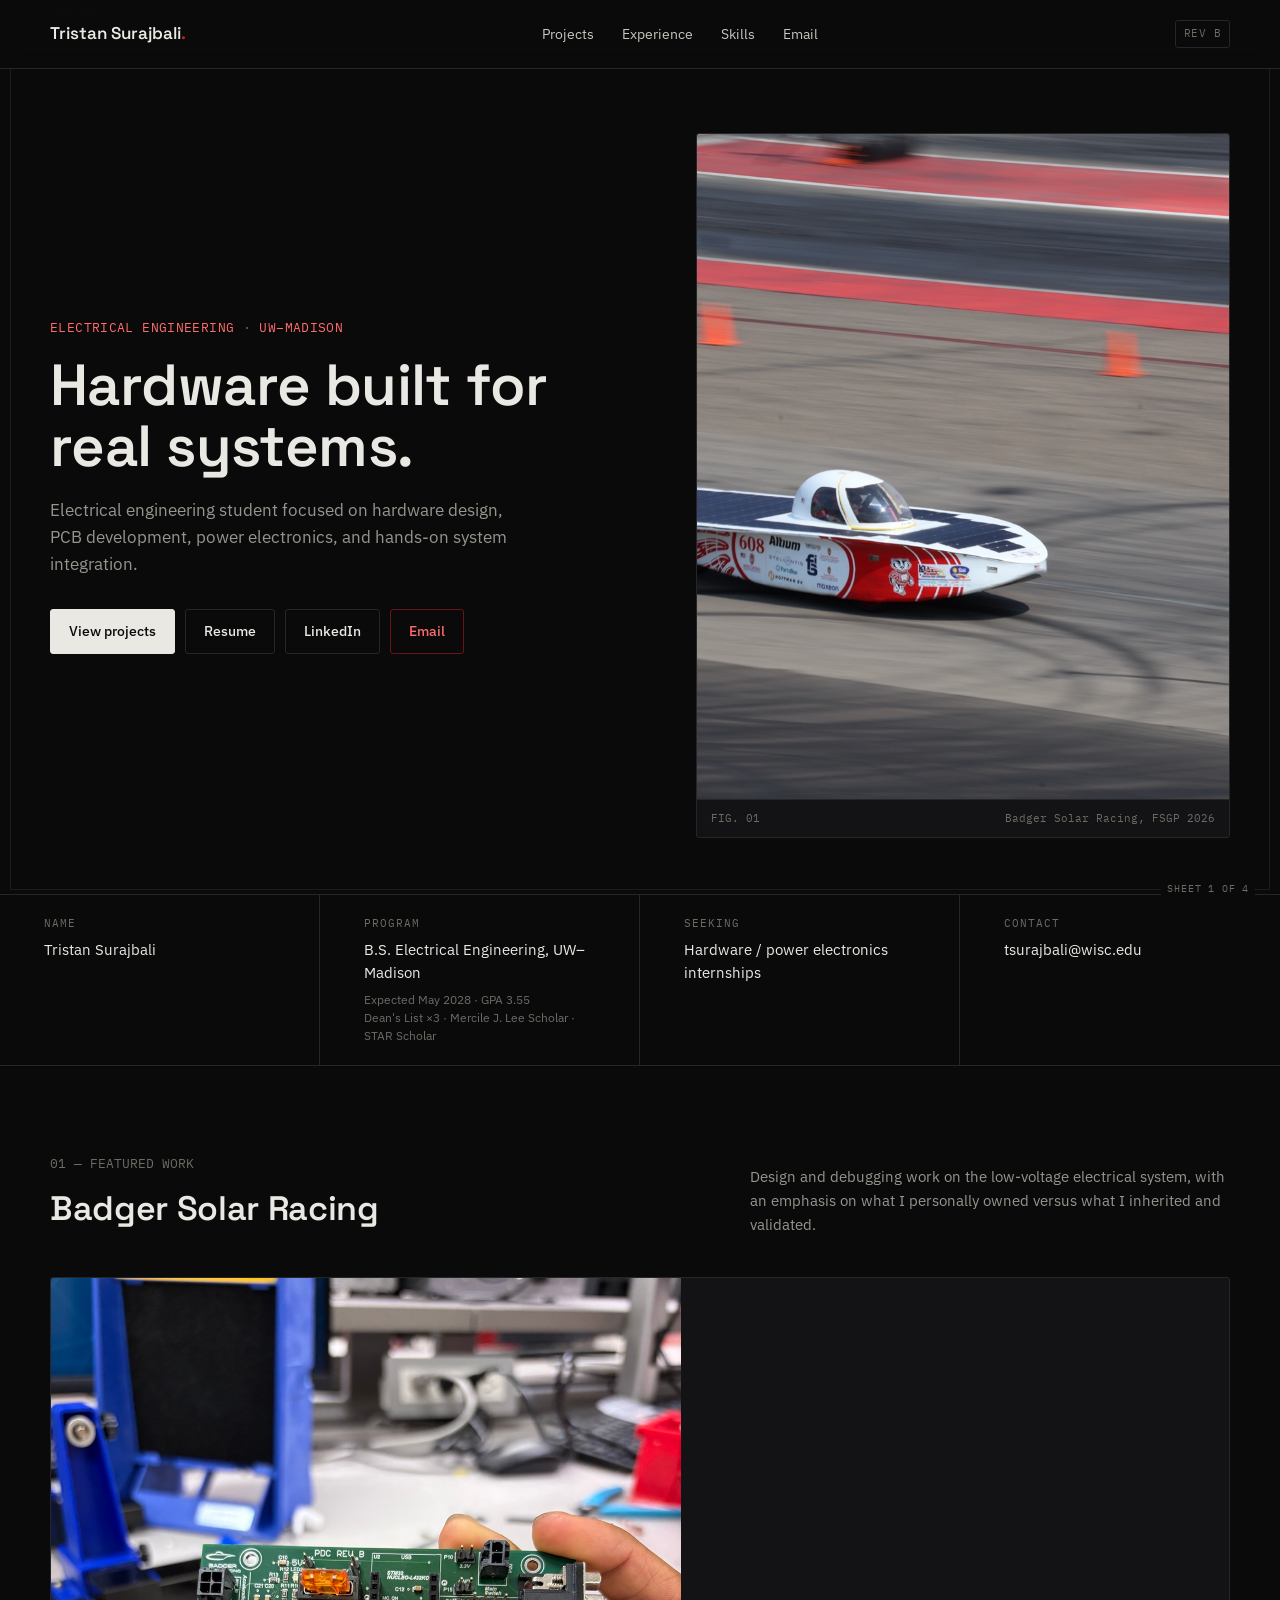
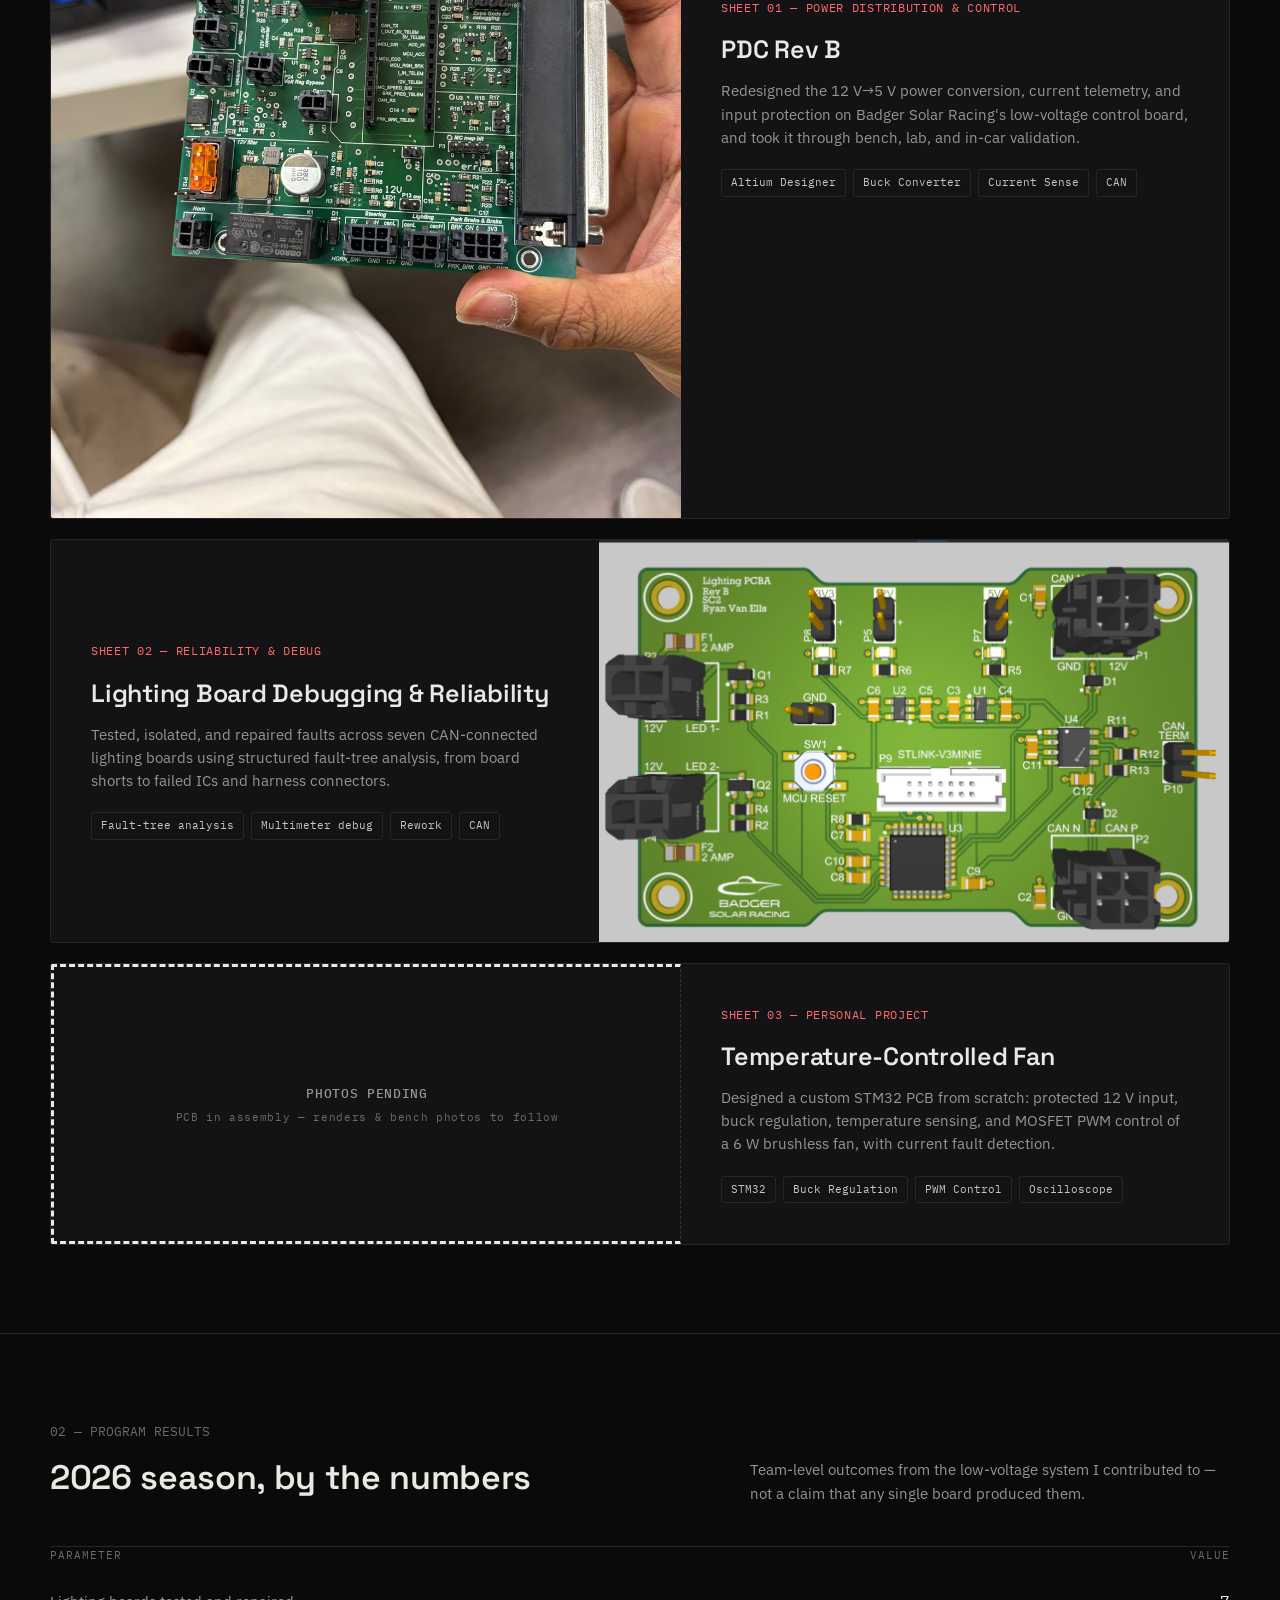
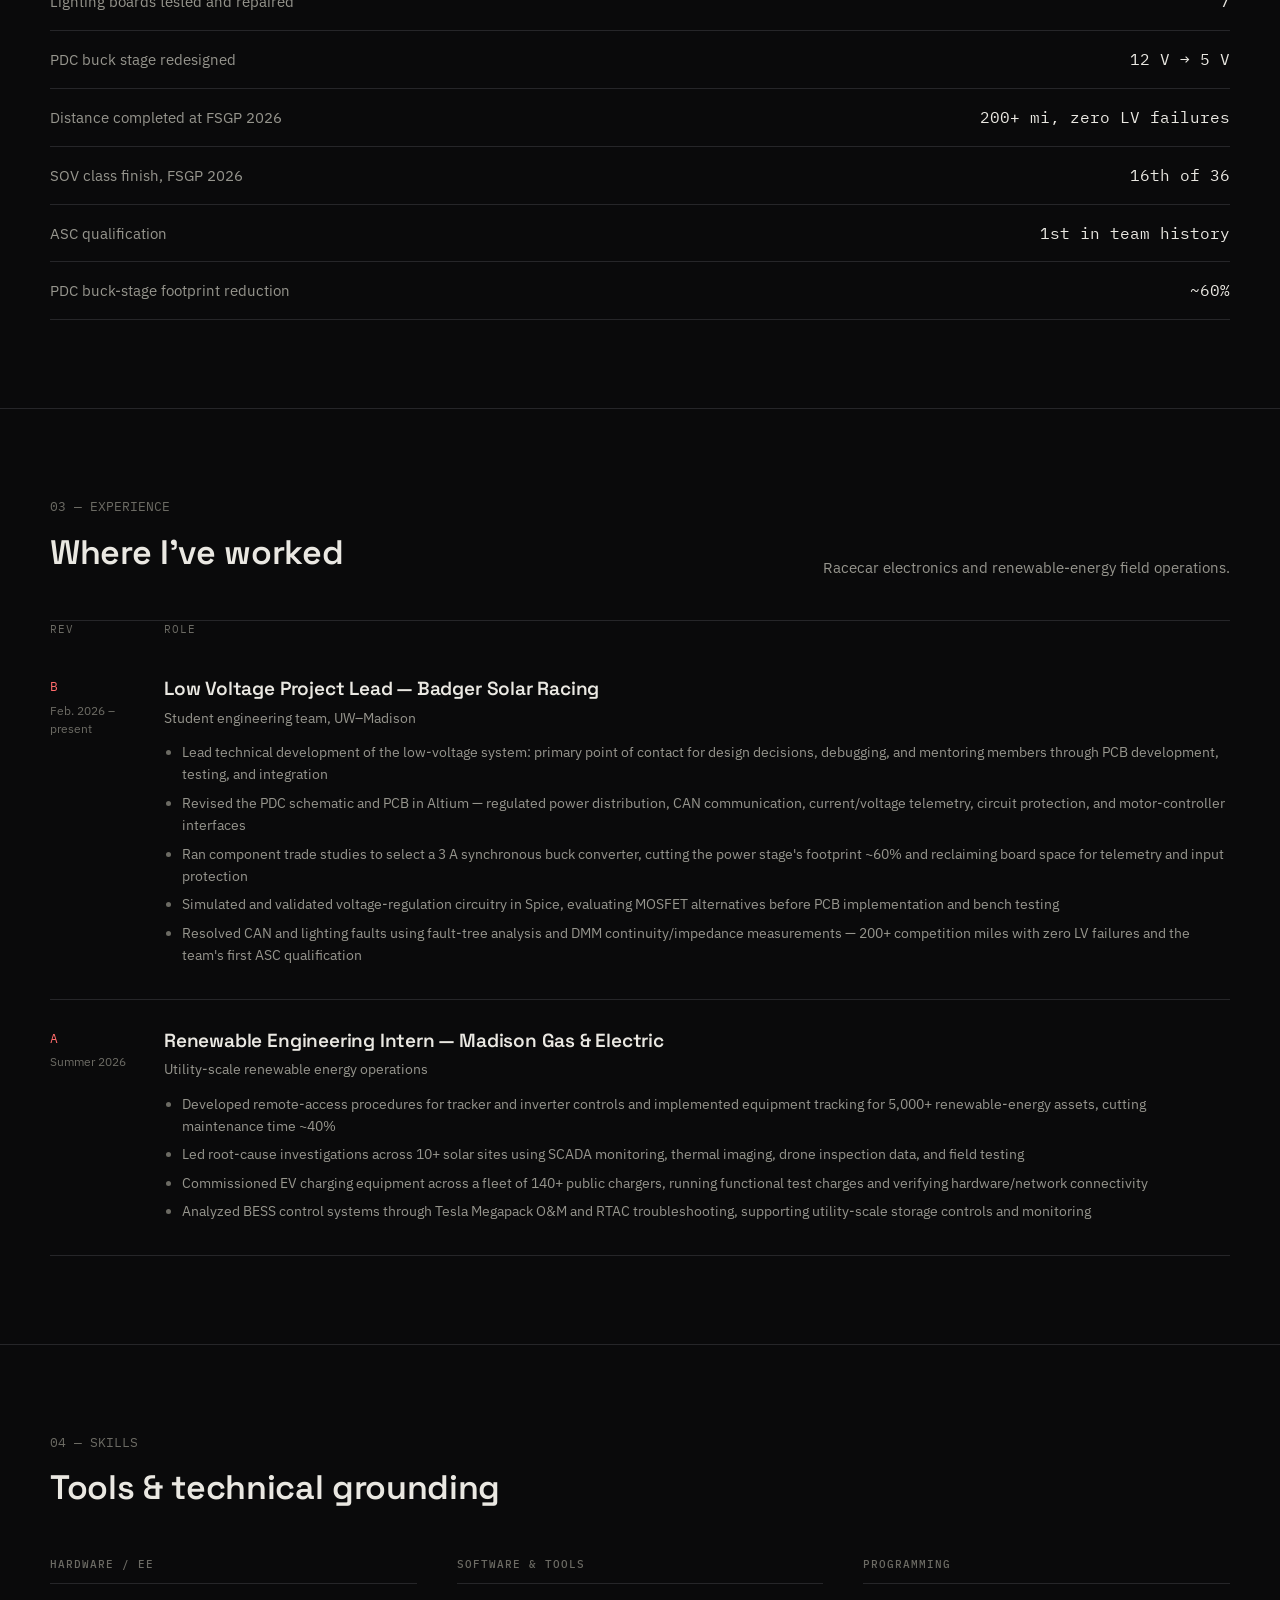
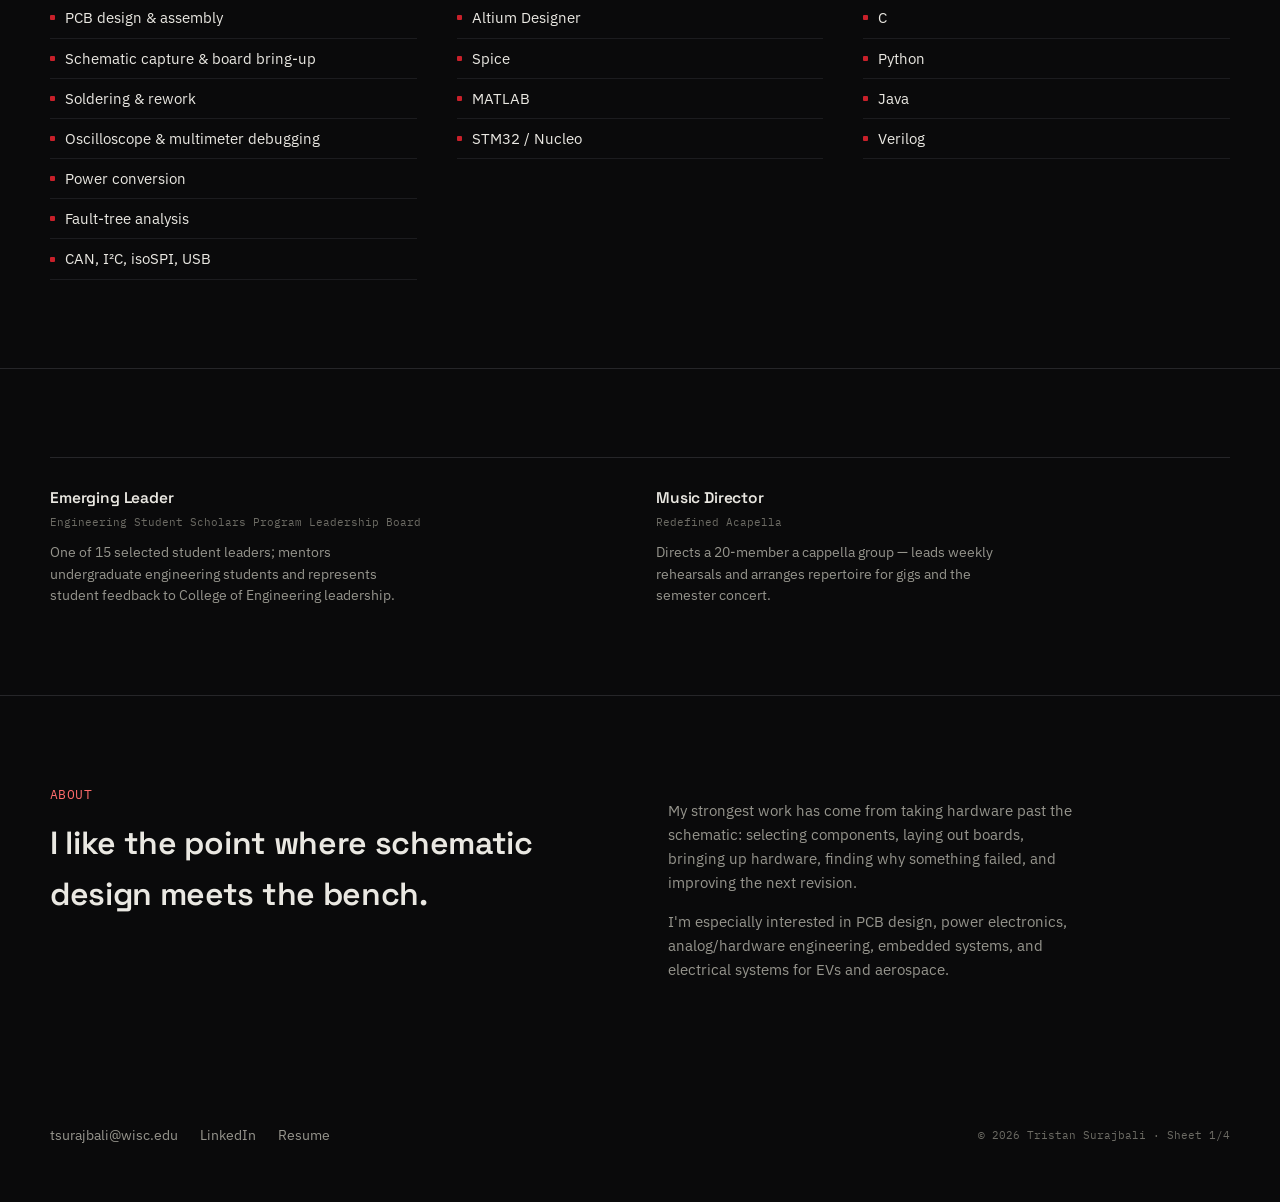
<file: index.html>
<!doctype html>
<html lang="en">
<head>
<meta charset="utf-8" />
<meta name="viewport" content="width=device-width,initial-scale=1" />
<meta name="description" content="Tristan Surajbali — electrical engineering student focused on PCB design, power electronics, and hardware debugging." />
<title>Tristan Surajbali | Electrical Engineering Portfolio</title>
<link rel="preconnect" href="https://fonts.googleapis.com">
<link rel="preconnect" href="https://fonts.gstatic.com" crossorigin>
<link href="https://fonts.googleapis.com/css2?family=Space+Grotesk:wght@500;600;700&family=IBM+Plex+Sans:wght@400;500;600&family=IBM+Plex+Mono:wght@400;500&display=swap" rel="stylesheet">
<link rel="stylesheet" href="styles.css" />
</head>
<body>
  <div class="sheet-frame"><span class="tick-tl">TS-PORTFOLIO</span><span class="tick-br">SHEET 1 OF 4</span></div>

  <nav class="nav">
    <div class="container nav-inner">
      <a class="brand" href="index.html">Tristan Surajbali<span class="dot">.</span></a>
      <div class="nav-links">
        <a href="#projects">Projects</a>
        <a href="#experience">Experience</a>
        <a href="#skills">Skills</a>
        <a href="mailto:tsurajbali@wisc.edu">Email</a>
      </div>
      <div class="nav-rev">REV&nbsp;B</div>
    </div>
  </nav>

  <header class="hero">
    <div class="container">
      <div class="hero-grid">
        <div>
          <div class="kicker">ELECTRICAL ENGINEERING <span>·</span> UW&ndash;MADISON</div>
          <h1>Hardware built for real systems.</h1>
          <p class="hero-lede">Electrical engineering student focused on hardware design, PCB development, power electronics, and hands-on system integration.</p>
          <div class="actions">
            <a class="btn primary" href="#projects">View projects</a>
            <a class="btn" href="Tristan Surajbali.pdf">Resume</a>
            <a class="btn" href="https://www.linkedin.com/in/tristan-surajbali/" target="_blank" rel="noopener">LinkedIn</a>
            <a class="btn accent" href="mailto:tsurajbali@wisc.edu">Email</a>
          </div>
        </div>
        <div class="figure-box">
          <img src="assets/solar-car-track.jpeg" alt="Badger Solar Racing car on track at competition" />
          <div class="figure-cap"><span>FIG. 01</span><span>Badger Solar Racing, FSGP 2026</span></div>
        </div>
      </div>
    </div>

    <div class="titleblock">
      <div class="tb-cell">
        <div class="tb-label">Name</div>
        <div class="tb-value">Tristan Surajbali</div>
      </div>
      <div class="tb-cell">
        <div class="tb-label">Program</div>
        <div class="tb-value">B.S. Electrical Engineering, UW&ndash;Madison
          <span class="tb-sub">Expected May 2028 &middot; GPA 3.55<br>Dean's List &times;3 &middot; Mercile J. Lee Scholar &middot; STAR Scholar</span>
        </div>
      </div>
      <div class="tb-cell">
        <div class="tb-label">Seeking</div>
        <div class="tb-value">Hardware / power electronics internships</div>
      </div>
      <div class="tb-cell">
        <div class="tb-label">Contact</div>
        <div class="tb-value"><a href="mailto:tsurajbali@wisc.edu">tsurajbali@wisc.edu</a></div>
      </div>
    </div>
  </header>

  <main>
    <section class="section" id="projects">
      <div class="container">
        <div class="section-head">
          <div>
            <div class="section-num mono">01 &mdash; FEATURED WORK</div>
            <h2 style="margin-top:8px;">Badger Solar Racing</h2>
          </div>
          <p>Design and debugging work on the low-voltage electrical system, with an emphasis on what I personally owned versus what I inherited and validated.</p>
        </div>

        <div class="project-list">
          <a class="project-tile" href="pdc.html">
            <div class="pt-media"><img src="assets/pdc-hand.jpeg" alt="PDC Rev B assembled PCB held in hand" /></div>
            <div class="pt-body">
              <div class="pt-sheet">SHEET 01 &mdash; POWER DISTRIBUTION &amp; CONTROL</div>
              <h3>PDC Rev B</h3>
              <p>Redesigned the 12&nbsp;V&rarr;5&nbsp;V power conversion, current telemetry, and input protection on Badger Solar Racing's low-voltage control board, and took it through bench, lab, and in-car validation.</p>
              <div class="pt-tags">
                <span class="chip">Altium Designer</span>
                <span class="chip">Buck Converter</span>
                <span class="chip">Current Sense</span>
                <span class="chip">CAN</span>
              </div>
            </div>
          </a>

          <a class="project-tile" href="lighting.html">
            <div class="pt-media"><img src="assets/lighting-3d.png" alt="Lighting control board 3D render" /></div>
            <div class="pt-body">
              <div class="pt-sheet">SHEET 02 &mdash; RELIABILITY &amp; DEBUG</div>
              <h3>Lighting Board Debugging &amp; Reliability</h3>
              <p>Tested, isolated, and repaired faults across seven CAN-connected lighting boards using structured fault-tree analysis, from board shorts to failed ICs and harness connectors.</p>
              <div class="pt-tags">
                <span class="chip">Fault-tree analysis</span>
                <span class="chip">Multimeter debug</span>
                <span class="chip">Rework</span>
                <span class="chip">CAN</span>
              </div>
            </div>
          </a>

          <a class="project-tile" href="fan.html">
            <div class="pt-media pending">
              <div class="pending-inner"><strong>PHOTOS PENDING</strong>PCB in assembly &mdash; renders &amp; bench photos to follow</div>
            </div>
            <div class="pt-body">
              <div class="pt-sheet">SHEET 03 &mdash; PERSONAL PROJECT</div>
              <h3>Temperature-Controlled Fan</h3>
              <p>Designed a custom STM32 PCB from scratch: protected 12&nbsp;V input, buck regulation, temperature sensing, and MOSFET PWM control of a 6&nbsp;W brushless fan, with current fault detection.</p>
              <div class="pt-tags">
                <span class="chip">STM32</span>
                <span class="chip">Buck Regulation</span>
                <span class="chip">PWM Control</span>
                <span class="chip">Oscilloscope</span>
              </div>
            </div>
          </a>
        </div>
      </div>
    </section>

    <section class="section compact">
      <div class="container">
        <div class="section-head">
          <div>
            <div class="section-num mono">02 &mdash; PROGRAM RESULTS</div>
            <h2 style="margin-top:8px;">2026 season, by the numbers</h2>
          </div>
          <p>Team-level outcomes from the low-voltage system I contributed to &mdash; not a claim that any single board produced them.</p>
        </div>
        <div class="spec-table">
          <div class="spec-head"><span>Parameter</span><span>Value</span></div>
          <div class="spec-row"><span class="param">Lighting boards tested and repaired</span><span class="val">7</span></div>
          <div class="spec-row"><span class="param">PDC buck stage redesigned</span><span class="val">12&nbsp;V &rarr; 5&nbsp;V</span></div>
          <div class="spec-row"><span class="param">Distance completed at FSGP 2026</span><span class="val">200+ mi, zero LV failures</span></div>
          <div class="spec-row"><span class="param">SOV class finish, FSGP 2026</span><span class="val">16th of 36</span></div>
          <div class="spec-row"><span class="param">ASC qualification</span><span class="val">1st in team history</span></div>
          <div class="spec-row"><span class="param">PDC buck-stage footprint reduction</span><span class="val">~60%</span></div>
        </div>
      </div>
    </section>

    <section class="section" id="experience">
      <div class="container">
        <div class="section-head">
          <div>
            <div class="section-num mono">03 &mdash; EXPERIENCE</div>
            <h2 style="margin-top:8px;">Where I've worked</h2>
          </div>
          <p>Racecar electronics and renewable-energy field operations.</p>
        </div>

        <div class="rev-log">
          <div class="rev-head"><span>Rev</span><span>Role</span></div>

          <div class="rev-row">
            <div>
              <div class="rev-tag">B</div>
              <span class="rev-when">Feb. 2026 &ndash; present</span>
            </div>
            <div>
              <h3>Low Voltage Project Lead &mdash; Badger Solar Racing</h3>
              <div class="rev-org">Student engineering team, UW&ndash;Madison</div>
              <ul>
                <li>Lead technical development of the low-voltage system: primary point of contact for design decisions, debugging, and mentoring members through PCB development, testing, and integration</li>
                <li>Revised the PDC schematic and PCB in Altium &mdash; regulated power distribution, CAN communication, current/voltage telemetry, circuit protection, and motor-controller interfaces</li>
                <li>Ran component trade studies to select a 3&nbsp;A synchronous buck converter, cutting the power stage's footprint ~60% and reclaiming board space for telemetry and input protection</li>
                <li>Simulated and validated voltage-regulation circuitry in Spice, evaluating MOSFET alternatives before PCB implementation and bench testing</li>
                <li>Resolved CAN and lighting faults using fault-tree analysis and DMM continuity/impedance measurements &mdash; 200+ competition miles with zero LV failures and the team's first ASC qualification</li>
              </ul>
            </div>
          </div>

          <div class="rev-row">
            <div>
              <div class="rev-tag">A</div>
              <span class="rev-when">Summer 2026</span>
            </div>
            <div>
              <h3>Renewable Engineering Intern &mdash; Madison Gas &amp; Electric</h3>
              <div class="rev-org">Utility-scale renewable energy operations</div>
              <ul>
                <li>Developed remote-access procedures for tracker and inverter controls and implemented equipment tracking for 5,000+ renewable-energy assets, cutting maintenance time ~40%</li>
                <li>Led root-cause investigations across 10+ solar sites using SCADA monitoring, thermal imaging, drone inspection data, and field testing</li>
                <li>Commissioned EV charging equipment across a fleet of 140+ public chargers, running functional test charges and verifying hardware/network connectivity</li>
                <li>Analyzed BESS control systems through Tesla Megapack O&amp;M and RTAC troubleshooting, supporting utility-scale storage controls and monitoring</li>
              </ul>
            </div>
          </div>
        </div>
      </div>
    </section>

    <section class="section compact" id="skills">
      <div class="container">
        <div class="section-head">
          <div>
            <div class="section-num mono">04 &mdash; SKILLS</div>
            <h2 style="margin-top:8px;">Tools &amp; technical grounding</h2>
          </div>
        </div>
        <div class="skills-grid">
          <div class="skill-group">
            <h3>Hardware / EE</h3>
            <ul>
              <li>PCB design &amp; assembly</li>
              <li>Schematic capture &amp; board bring-up</li>
              <li>Soldering &amp; rework</li>
              <li>Oscilloscope &amp; multimeter debugging</li>
              <li>Power conversion</li>
              <li>Fault-tree analysis</li>
              <li>CAN, I&sup2;C, isoSPI, USB</li>
            </ul>
          </div>
          <div class="skill-group">
            <h3>Software &amp; Tools</h3>
            <ul>
              <li>Altium Designer</li>
              <li>Spice</li>
              <li>MATLAB</li>
              <li>STM32 / Nucleo</li>
            </ul>
          </div>
          <div class="skill-group">
            <h3>Programming</h3>
            <ul>
              <li>C</li>
              <li>Python</li>
              <li>Java</li>
              <li>Verilog</li>
            </ul>
          </div>
        </div>
      </div>
    </section>

    <section class="section compact">
      <div class="container">
        <div class="leadership-grid">
          <div class="leadership-item">
            <h3>Emerging Leader</h3>
            <div class="l-org mono">Engineering Student Scholars Program Leadership Board</div>
            <p>One of 15 selected student leaders; mentors undergraduate engineering students and represents student feedback to College of Engineering leadership.</p>
          </div>
          <div class="leadership-item">
            <h3>Music Director</h3>
            <div class="l-org mono">Redefined Acapella</div>
            <p>Directs a 20-member a cappella group &mdash; leads weekly rehearsals and arranges repertoire for gigs and the semester concert.</p>
          </div>
        </div>
      </div>
    </section>

    <section class="section compact">
      <div class="container two-col">
        <div class="copy">
          <div class="kicker" style="margin-bottom:14px;">ABOUT</div>
          <h2>I like the point where schematic design meets the bench.</h2>
        </div>
        <div class="copy">
          <p>My strongest work has come from taking hardware past the schematic: selecting components, laying out boards, bringing up hardware, finding why something failed, and improving the next revision.</p>
          <p>I'm especially interested in PCB design, power electronics, analog/hardware engineering, embedded systems, and electrical systems for EVs and aerospace.</p>
        </div>
      </div>
    </section>
  </main>

  <footer class="footer">
    <div class="container footer-inner">
      <div class="footer-links">
        <a href="mailto:tsurajbali@wisc.edu">tsurajbali@wisc.edu</a>
        <a href="https://www.linkedin.com/in/tristan-surajbali/" target="_blank" rel="noopener">LinkedIn</a>
        <a href="resume.pdf">Resume</a>
      </div>
      <div class="footer-meta">&copy; 2026 Tristan Surajbali &middot; Sheet 1/4</div>
    </div>
  </footer>
</body>
</html>
</file>
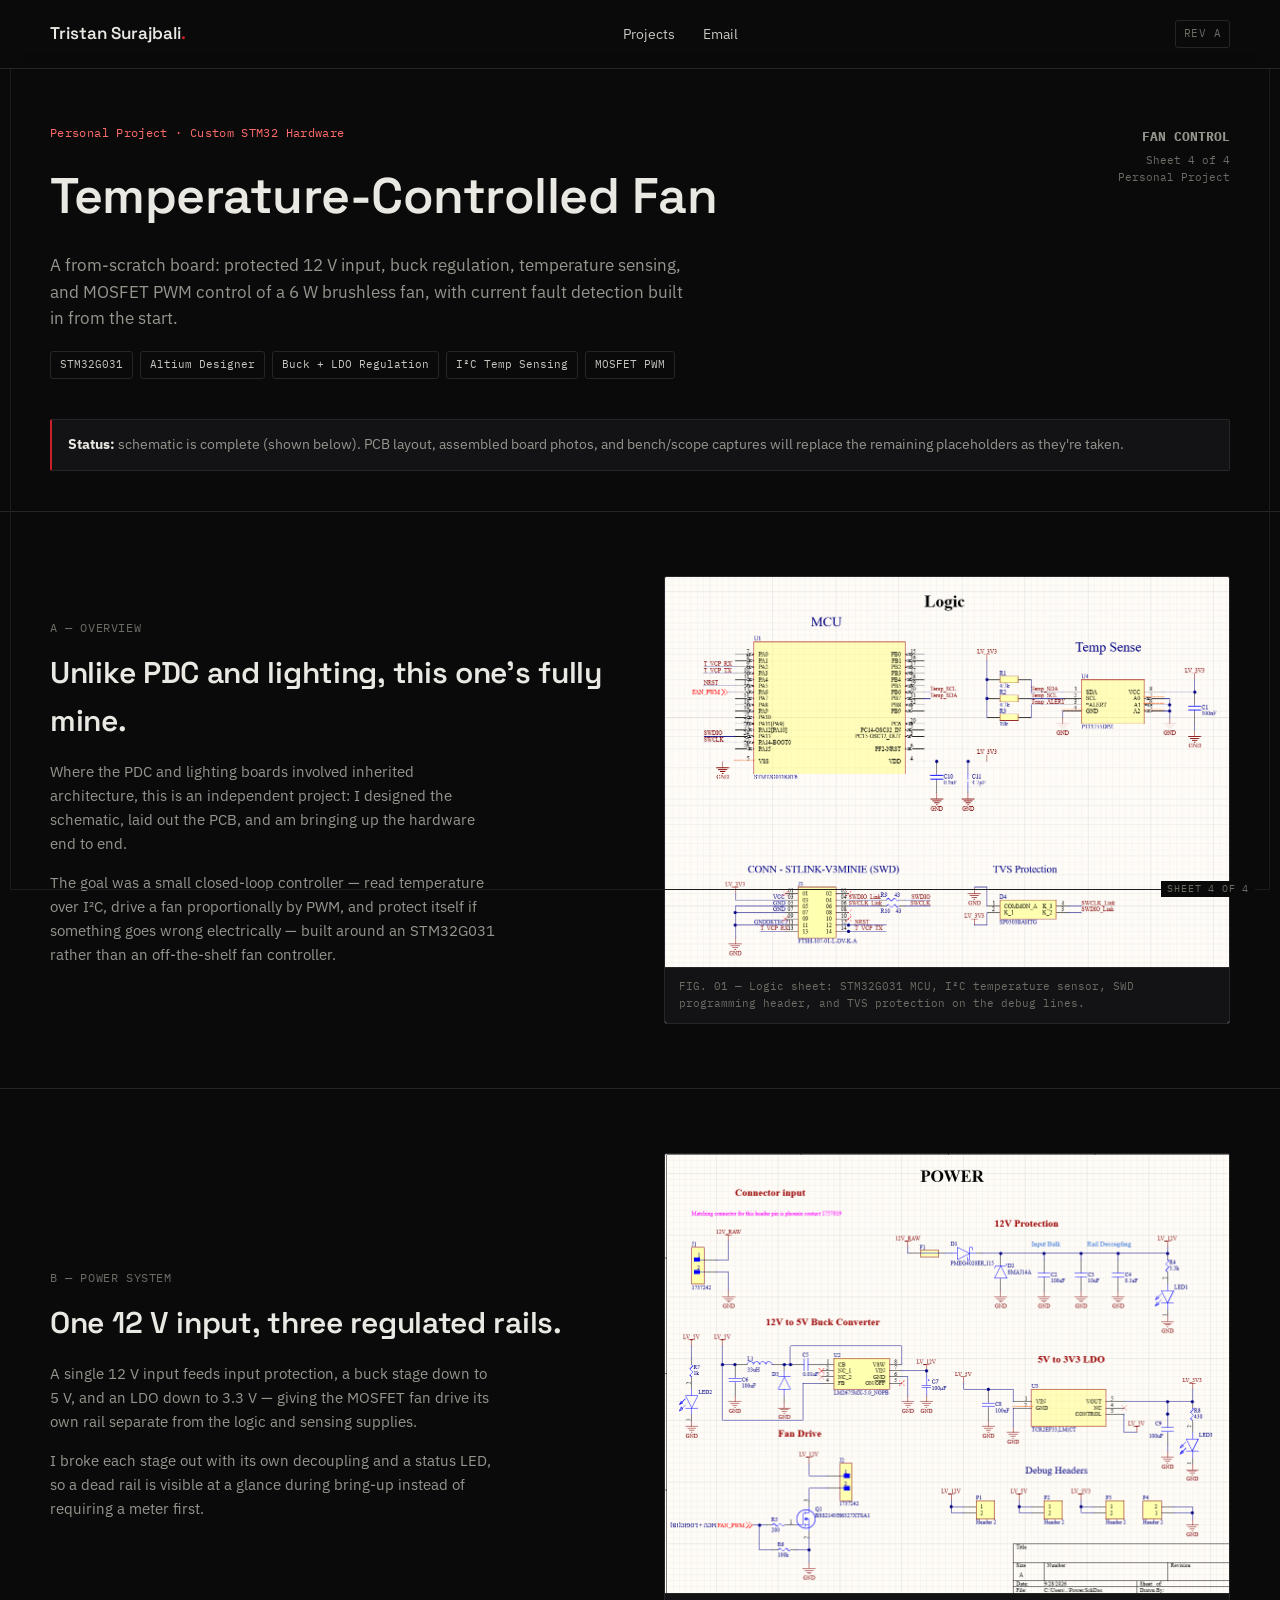
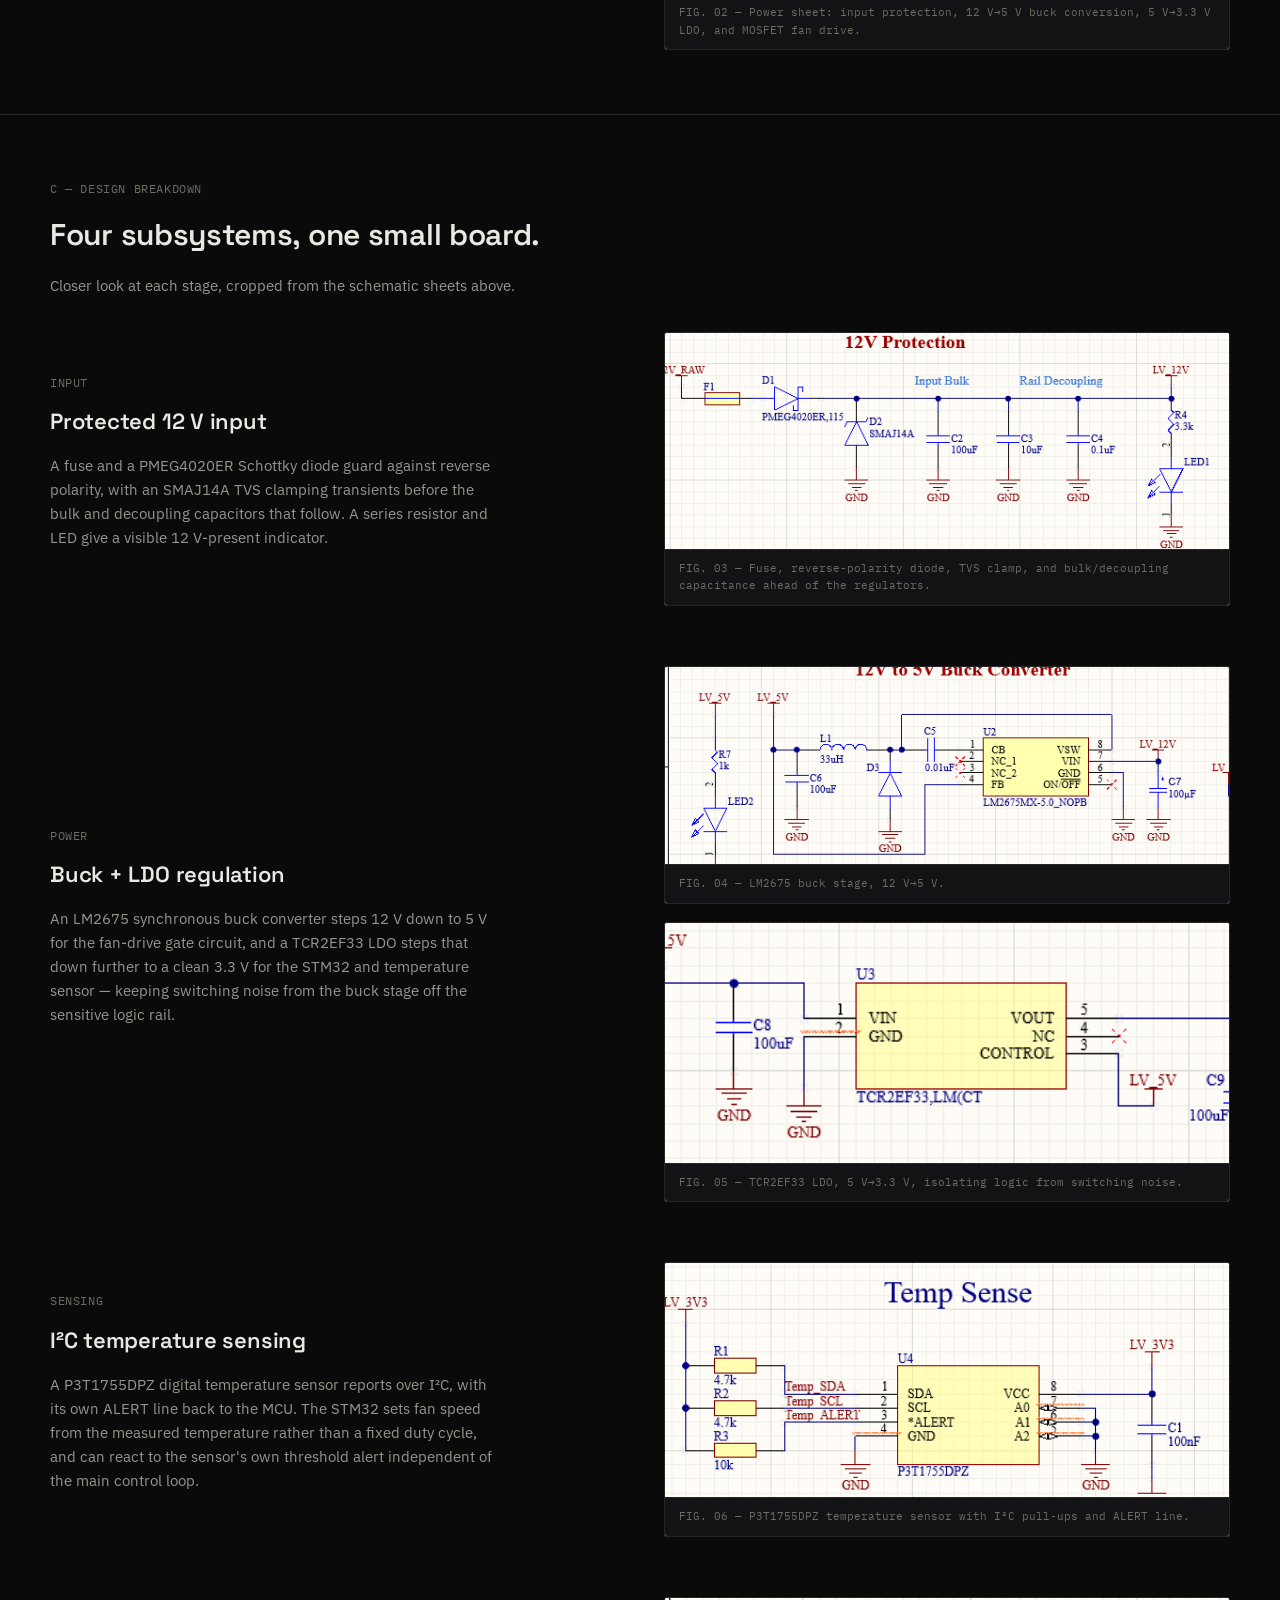
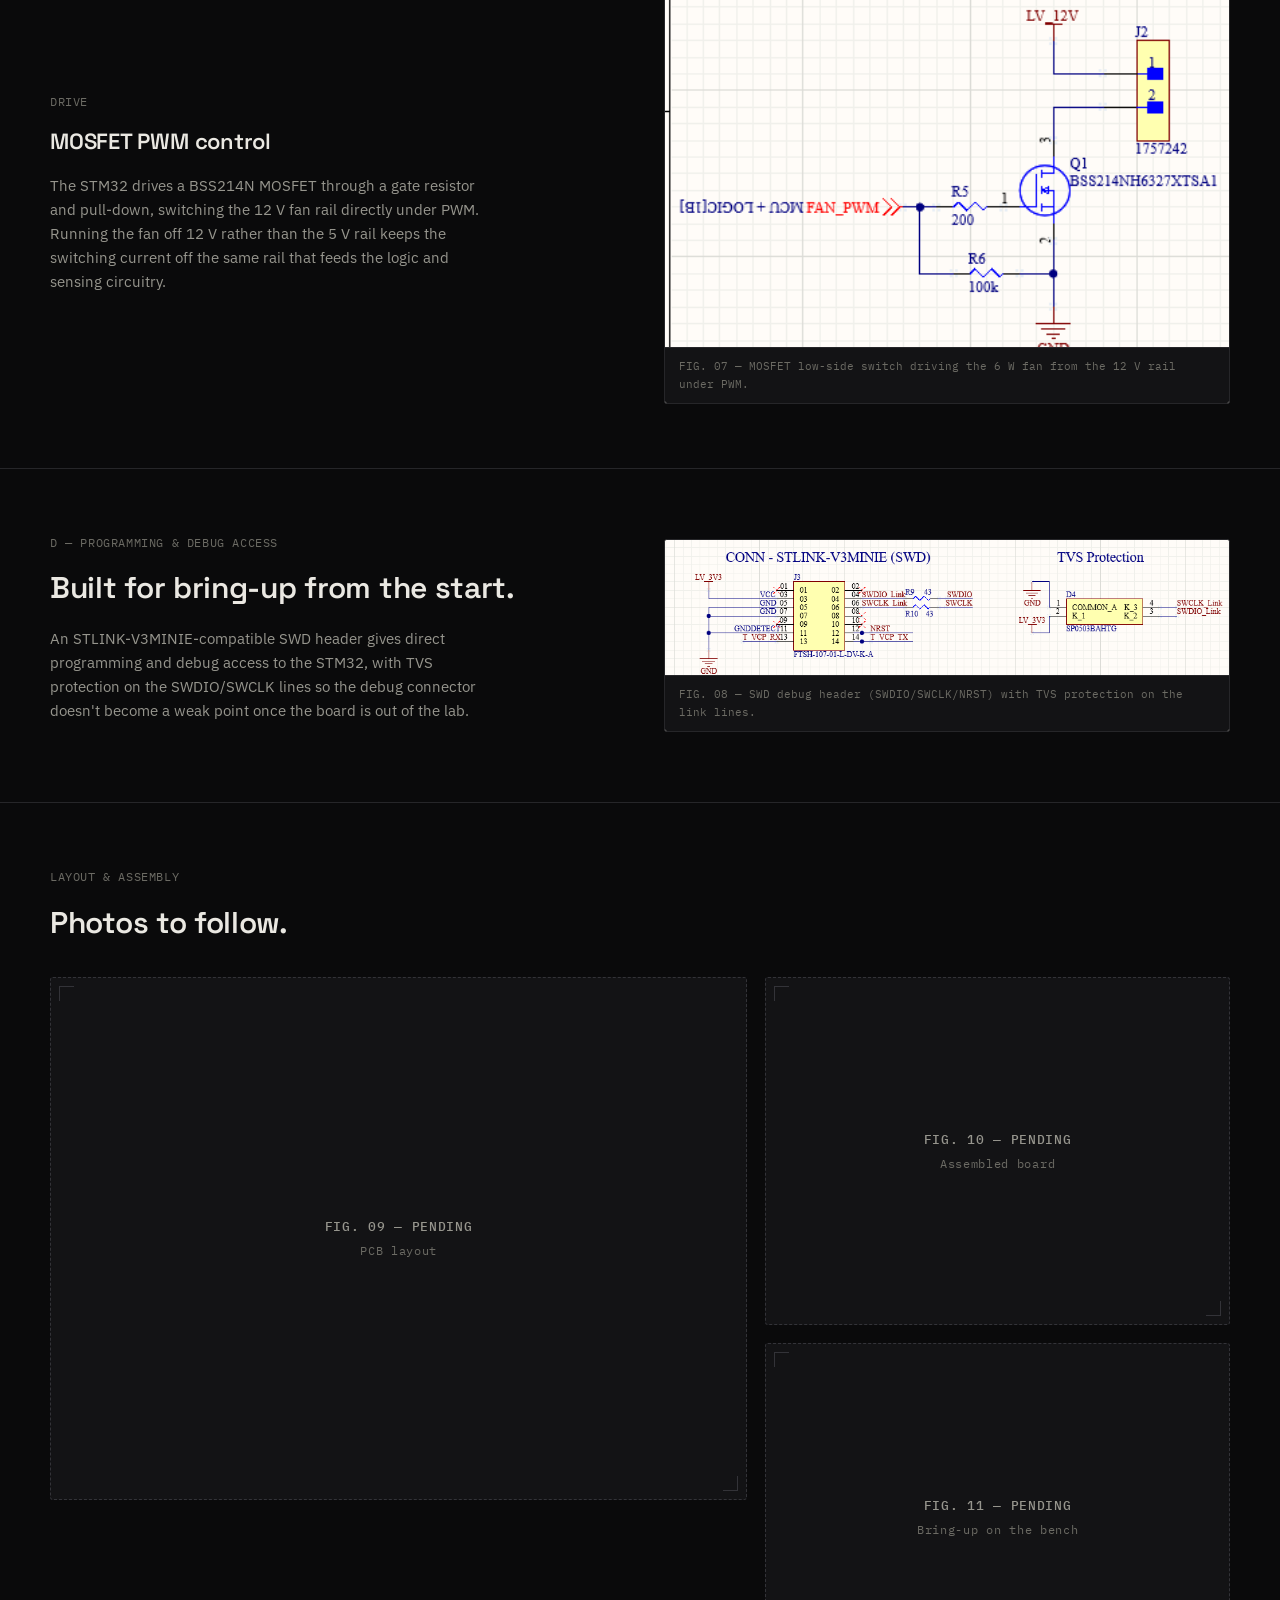
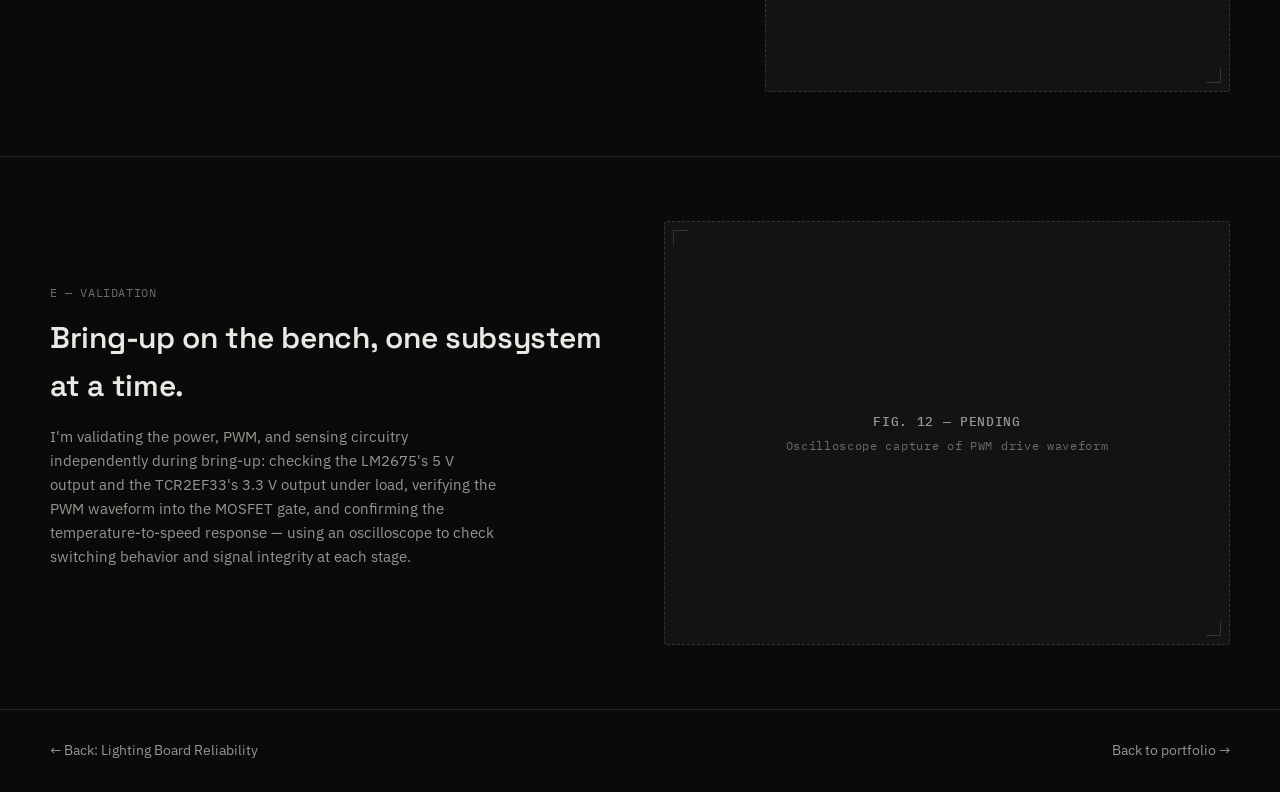
<file: fan.html>
<!doctype html>
<html lang="en">
<head>
<meta charset="utf-8" />
<meta name="viewport" content="width=device-width,initial-scale=1" />
<meta name="description" content="Temperature-Controlled Fan — custom STM32 hardware project by Tristan Surajbali." />
<title>Temperature-Controlled Fan | Tristan Surajbali</title>
<link rel="preconnect" href="https://fonts.googleapis.com">
<link rel="preconnect" href="https://fonts.gstatic.com" crossorigin>
<link href="https://fonts.googleapis.com/css2?family=Space+Grotesk:wght@500;600;700&family=IBM+Plex+Sans:wght@400;500;600&family=IBM+Plex+Mono:wght@400;500&display=swap" rel="stylesheet">
<link rel="stylesheet" href="styles.css" />
</head>
<body>
  <div class="sheet-frame"><span class="tick-tl">TS-PORTFOLIO</span><span class="tick-br">SHEET 4 OF 4</span></div>

  <nav class="nav">
    <div class="container nav-inner">
      <a class="brand" href="index.html">Tristan Surajbali<span class="dot">.</span></a>
      <div class="nav-links">
        <a href="index.html#projects">Projects</a>
        <a href="mailto:tsurajbali@wisc.edu">Email</a>
      </div>
      <div class="nav-rev">REV&nbsp;A</div>
    </div>
  </nav>

  <header class="project-hero">
    <div class="container">
      <div class="ph-top">
        <div>
          <div class="ph-eyebrow">Personal Project &middot; Custom STM32 Hardware</div>
          <h1>Temperature-Controlled Fan</h1>
          <p class="lede">A from-scratch board: protected 12&nbsp;V input, buck regulation, temperature sensing, and MOSFET PWM control of a 6&nbsp;W brushless fan, with current fault detection built in from the start.</p>
          <div class="pt-tags" style="margin-top:20px;">
            <span class="chip">STM32G031</span>
            <span class="chip">Altium Designer</span>
            <span class="chip">Buck + LDO Regulation</span>
            <span class="chip">I&sup2;C Temp Sensing</span>
            <span class="chip">MOSFET PWM</span>
          </div>
        </div>
        <div class="sheet-tag"><strong>FAN CONTROL</strong>Sheet 4 of 4<br>Personal Project</div>
      </div>
      <div class="notice" style="margin: 0 0 40px;"><strong>Status:</strong> schematic is complete (shown below). PCB layout, assembled board photos, and bench/scope captures will replace the remaining placeholders as they're taken.</div>
    </div>
  </header>

  <main>
    <!-- Overview -->
    <section class="pd-section">
      <div class="container pd-grid">
        <div class="pd-copy">
          <div class="pd-num">A &mdash; OVERVIEW</div>
          <h2>Unlike PDC and lighting, this one's fully mine.</h2>
          <p>Where the PDC and lighting boards involved inherited architecture, this is an independent project: I designed the schematic, laid out the PCB, and am bringing up the hardware end to end.</p>
          <p>The goal was a small closed-loop controller &mdash; read temperature over I&sup2;C, drive a fan proportionally by PWM, and protect itself if something goes wrong electrically &mdash; built around an STM32G031 rather than an off-the-shelf fan controller.</p>
        </div>
        <div class="pd-figure">
          <img data-zoom src="assets/fan-logic-sheet.png" alt="Fan controller logic schematic sheet" />
          <div class="pd-caption">FIG. 01 &mdash; Logic sheet: STM32G031 MCU, I&sup2;C temperature sensor, SWD programming header, and TVS protection on the debug lines.</div>
        </div>
      </div>
    </section>

    <!-- Power system overview -->
    <section class="pd-section">
      <div class="container pd-grid reverse">
        <div class="pd-copy">
          <div class="pd-num">B &mdash; POWER SYSTEM</div>
          <h2>One 12&nbsp;V input, three regulated rails.</h2>
          <p>A single 12&nbsp;V input feeds input protection, a buck stage down to 5&nbsp;V, and an LDO down to 3.3&nbsp;V &mdash; giving the MOSFET fan drive its own rail separate from the logic and sensing supplies.</p>
          <p>I broke each stage out with its own decoupling and a status LED, so a dead rail is visible at a glance during bring-up instead of requiring a meter first.</p>
        </div>
        <div class="pd-figure">
          <img data-zoom src="assets/fan-power-sheet.png" alt="Fan controller power schematic sheet" />
          <div class="pd-caption">FIG. 02 &mdash; Power sheet: input protection, 12&nbsp;V&rarr;5&nbsp;V buck conversion, 5&nbsp;V&rarr;3.3&nbsp;V LDO, and MOSFET fan drive.</div>
        </div>
      </div>
    </section>

    <!-- Design breakdown -->
    <section class="pd-section">
      <div class="container">
        <div class="pd-num">C &mdash; DESIGN BREAKDOWN</div>
        <h2 style="font-size:clamp(22px,3vw,30px); max-width:640px; margin-bottom:10px;">Four subsystems, one small board.</h2>
        <p style="color:var(--muted); max-width:60ch; font-size:15px; margin-bottom:10px;">Closer look at each stage, cropped from the schematic sheets above.</p>
      </div>

      <div class="container pd-grid" style="margin-top:34px;">
        <div class="pd-copy">
          <div class="pd-num">INPUT</div>
          <h2 style="font-size:22px;">Protected 12&nbsp;V input</h2>
          <p>A fuse and a PMEG4020ER Schottky diode guard against reverse polarity, with an SMAJ14A TVS clamping transients before the bulk and decoupling capacitors that follow. A series resistor and LED give a visible 12&nbsp;V-present indicator.</p>
        </div>
        <div class="pd-figure">
          <img data-zoom src="assets/fan-input-protection.png" alt="12V input protection schematic" />
          <div class="pd-caption">FIG. 03 &mdash; Fuse, reverse-polarity diode, TVS clamp, and bulk/decoupling capacitance ahead of the regulators.</div>
        </div>
      </div>

      <div class="container pd-grid reverse" style="margin-top:60px;">
        <div class="pd-copy">
          <div class="pd-num">POWER</div>
          <h2 style="font-size:22px;">Buck + LDO regulation</h2>
          <p>An LM2675 synchronous buck converter steps 12&nbsp;V down to 5&nbsp;V for the fan-drive gate circuit, and a TCR2EF33 LDO steps that down further to a clean 3.3&nbsp;V for the STM32 and temperature sensor &mdash; keeping switching noise from the buck stage off the sensitive logic rail.</p>
        </div>
        <div class="gallery-stack">
          <div class="pd-figure">
            <img data-zoom src="assets/fan-buck-converter.png" alt="12V to 5V buck converter schematic" />
            <div class="pd-caption">FIG. 04 &mdash; LM2675 buck stage, 12&nbsp;V&rarr;5&nbsp;V.</div>
          </div>
          <div class="pd-figure">
            <img data-zoom src="assets/fan-ldo.png" alt="5V to 3.3V LDO regulator schematic" />
            <div class="pd-caption">FIG. 05 &mdash; TCR2EF33 LDO, 5&nbsp;V&rarr;3.3&nbsp;V, isolating logic from switching noise.</div>
          </div>
        </div>
      </div>

      <div class="container pd-grid" style="margin-top:60px;">
        <div class="pd-copy">
          <div class="pd-num">SENSING</div>
          <h2 style="font-size:22px;">I&sup2;C temperature sensing</h2>
          <p>A P3T1755DPZ digital temperature sensor reports over I&sup2;C, with its own ALERT line back to the MCU. The STM32 sets fan speed from the measured temperature rather than a fixed duty cycle, and can react to the sensor's own threshold alert independent of the main control loop.</p>
        </div>
        <div class="pd-figure">
          <img data-zoom src="assets/fan-temp-sense.png" alt="I2C temperature sensor schematic" />
          <div class="pd-caption">FIG. 06 &mdash; P3T1755DPZ temperature sensor with I&sup2;C pull-ups and ALERT line.</div>
        </div>
      </div>

      <div class="container pd-grid reverse" style="margin-top:60px;">
        <div class="pd-copy">
          <div class="pd-num">DRIVE</div>
          <h2 style="font-size:22px;">MOSFET PWM control</h2>
          <p>The STM32 drives a BSS214N MOSFET through a gate resistor and pull-down, switching the 12&nbsp;V fan rail directly under PWM. Running the fan off 12&nbsp;V rather than the 5&nbsp;V rail keeps the switching current off the same rail that feeds the logic and sensing circuitry.</p>
        </div>
        <div class="pd-figure">
          <img data-zoom src="assets/fan-drive.png" alt="MOSFET fan drive schematic" />
          <div class="pd-caption">FIG. 07 &mdash; MOSFET low-side switch driving the 6&nbsp;W fan from the 12&nbsp;V rail under PWM.</div>
        </div>
      </div>
    </section>

    <!-- Programming & debug access -->
    <section class="pd-section">
      <div class="container pd-grid">
        <div class="pd-copy">
          <div class="pd-num">D &mdash; PROGRAMMING &amp; DEBUG ACCESS</div>
          <h2>Built for bring-up from the start.</h2>
          <p>An STLINK-V3MINIE-compatible SWD header gives direct programming and debug access to the STM32, with TVS protection on the SWDIO/SWCLK lines so the debug connector doesn't become a weak point once the board is out of the lab.</p>
        </div>
        <div class="pd-figure">
          <img data-zoom src="assets/fan-swd-protection.png" alt="SWD programming header and TVS protection schematic" />
          <div class="pd-caption">FIG. 08 &mdash; SWD debug header (SWDIO/SWCLK/NRST) with TVS protection on the link lines.</div>
        </div>
      </div>
    </section>

    <!-- Layout placeholder gallery -->
    <section class="pd-section">
      <div class="container">
        <div class="pd-num">LAYOUT &amp; ASSEMBLY</div>
        <h2 style="font-size:clamp(22px,3vw,30px); max-width:640px; margin-bottom:30px;">Photos to follow.</h2>
        <div class="gallery">
          <div class="pd-figure pending"><div class="pending-inner"><strong>FIG. 09 &mdash; PENDING</strong>PCB layout</div></div>
          <div class="gallery-stack">
            <div class="pd-figure pending"><div class="pending-inner"><strong>FIG. 10 &mdash; PENDING</strong>Assembled board</div></div>
            <div class="pd-figure pending"><div class="pending-inner"><strong>FIG. 11 &mdash; PENDING</strong>Bring-up on the bench</div></div>
          </div>
        </div>
      </div>
    </section>

    <!-- Validation -->
    <section class="pd-section">
      <div class="container pd-grid reverse">
        <div class="pd-copy">
          <div class="pd-num">E &mdash; VALIDATION</div>
          <h2>Bring-up on the bench, one subsystem at a time.</h2>
          <p>I'm validating the power, PWM, and sensing circuitry independently during bring-up: checking the LM2675's 5&nbsp;V output and the TCR2EF33's 3.3&nbsp;V output under load, verifying the PWM waveform into the MOSFET gate, and confirming the temperature-to-speed response &mdash; using an oscilloscope to check switching behavior and signal integrity at each stage.</p>
        </div>
        <div class="pd-figure pending">
          <div class="pending-inner"><strong>FIG. 12 &mdash; PENDING</strong>Oscilloscope capture of PWM drive waveform</div>
        </div>
      </div>
    </section>
  </main>

  <div class="container">
    <div class="pd-nav">
      <a href="lighting.html">&larr; Back: Lighting Board Reliability</a>
      <a href="index.html">Back to portfolio &rarr;</a>
    </div>
  </div>

  <div class="modal" aria-hidden="true"><button aria-label="Close">&times;</button><img alt="" /></div>
  <script src="script.js"></script>
</body>
</html>
</file>
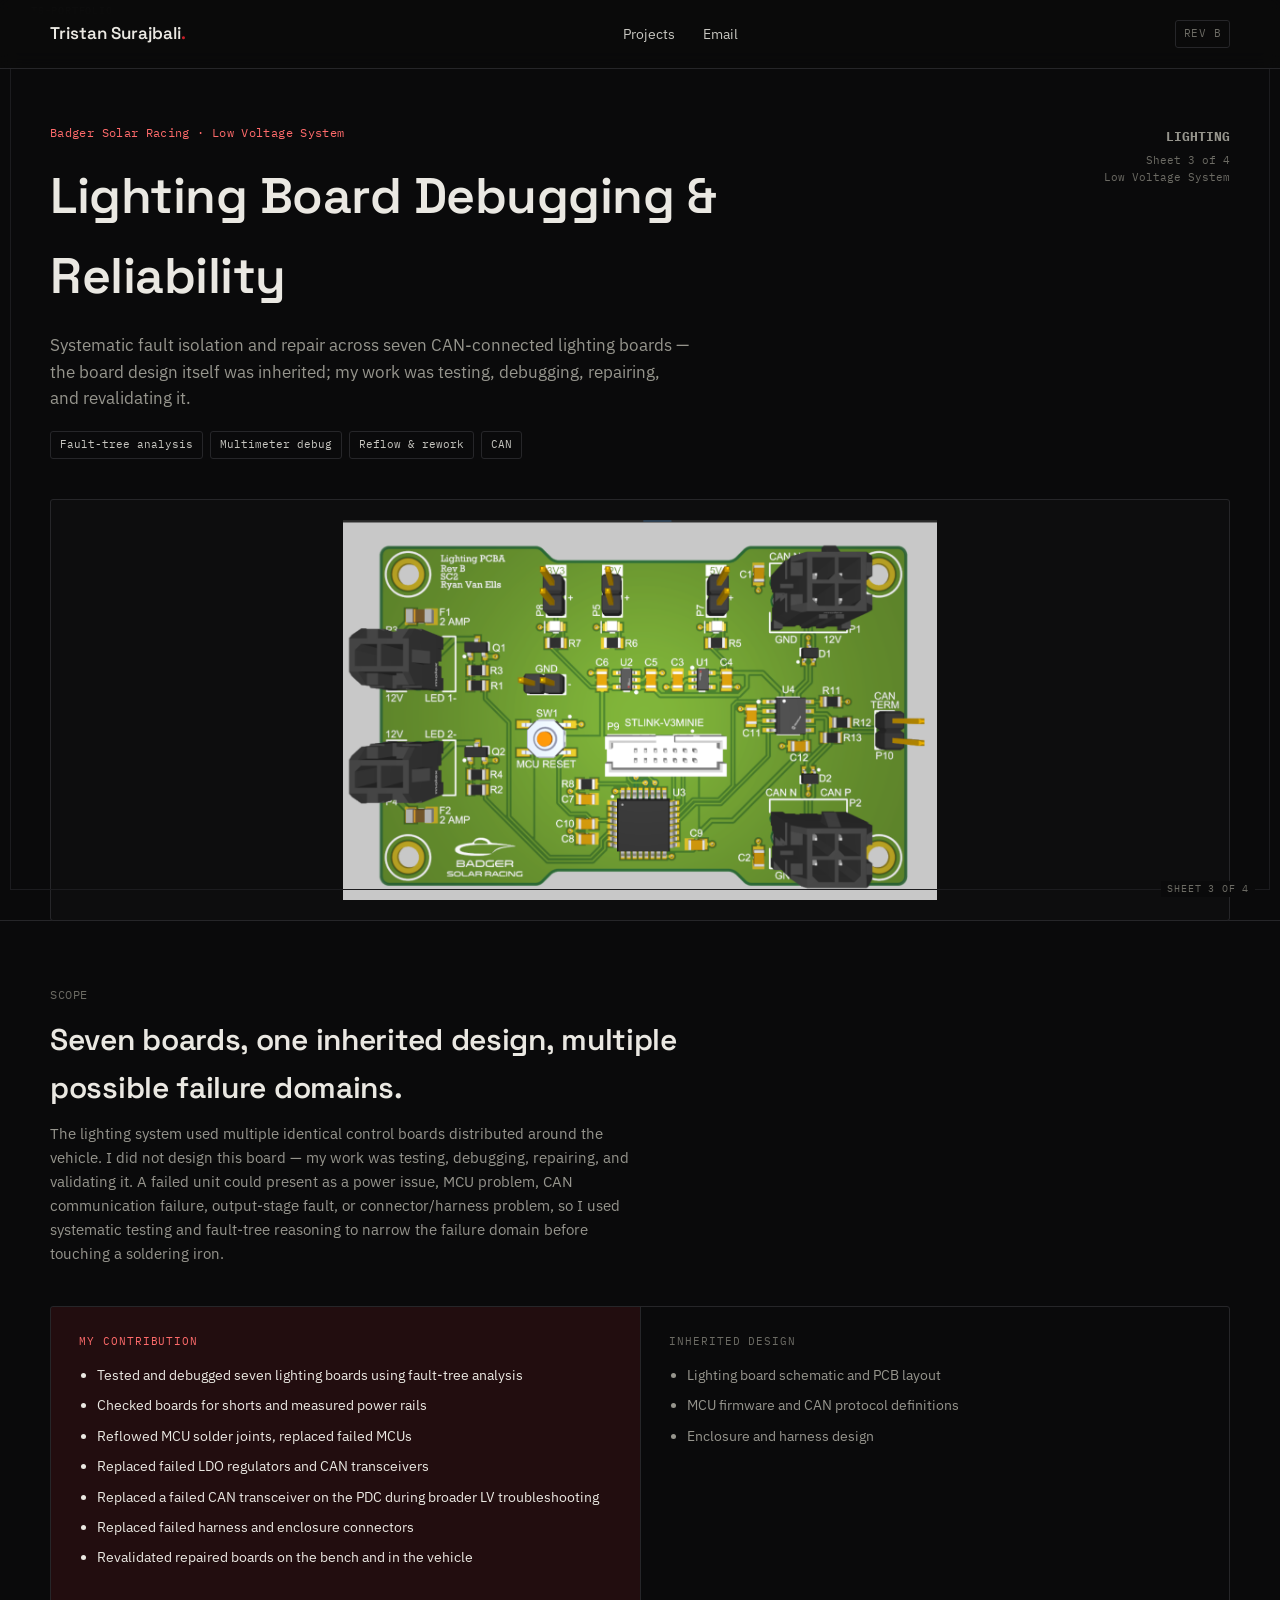
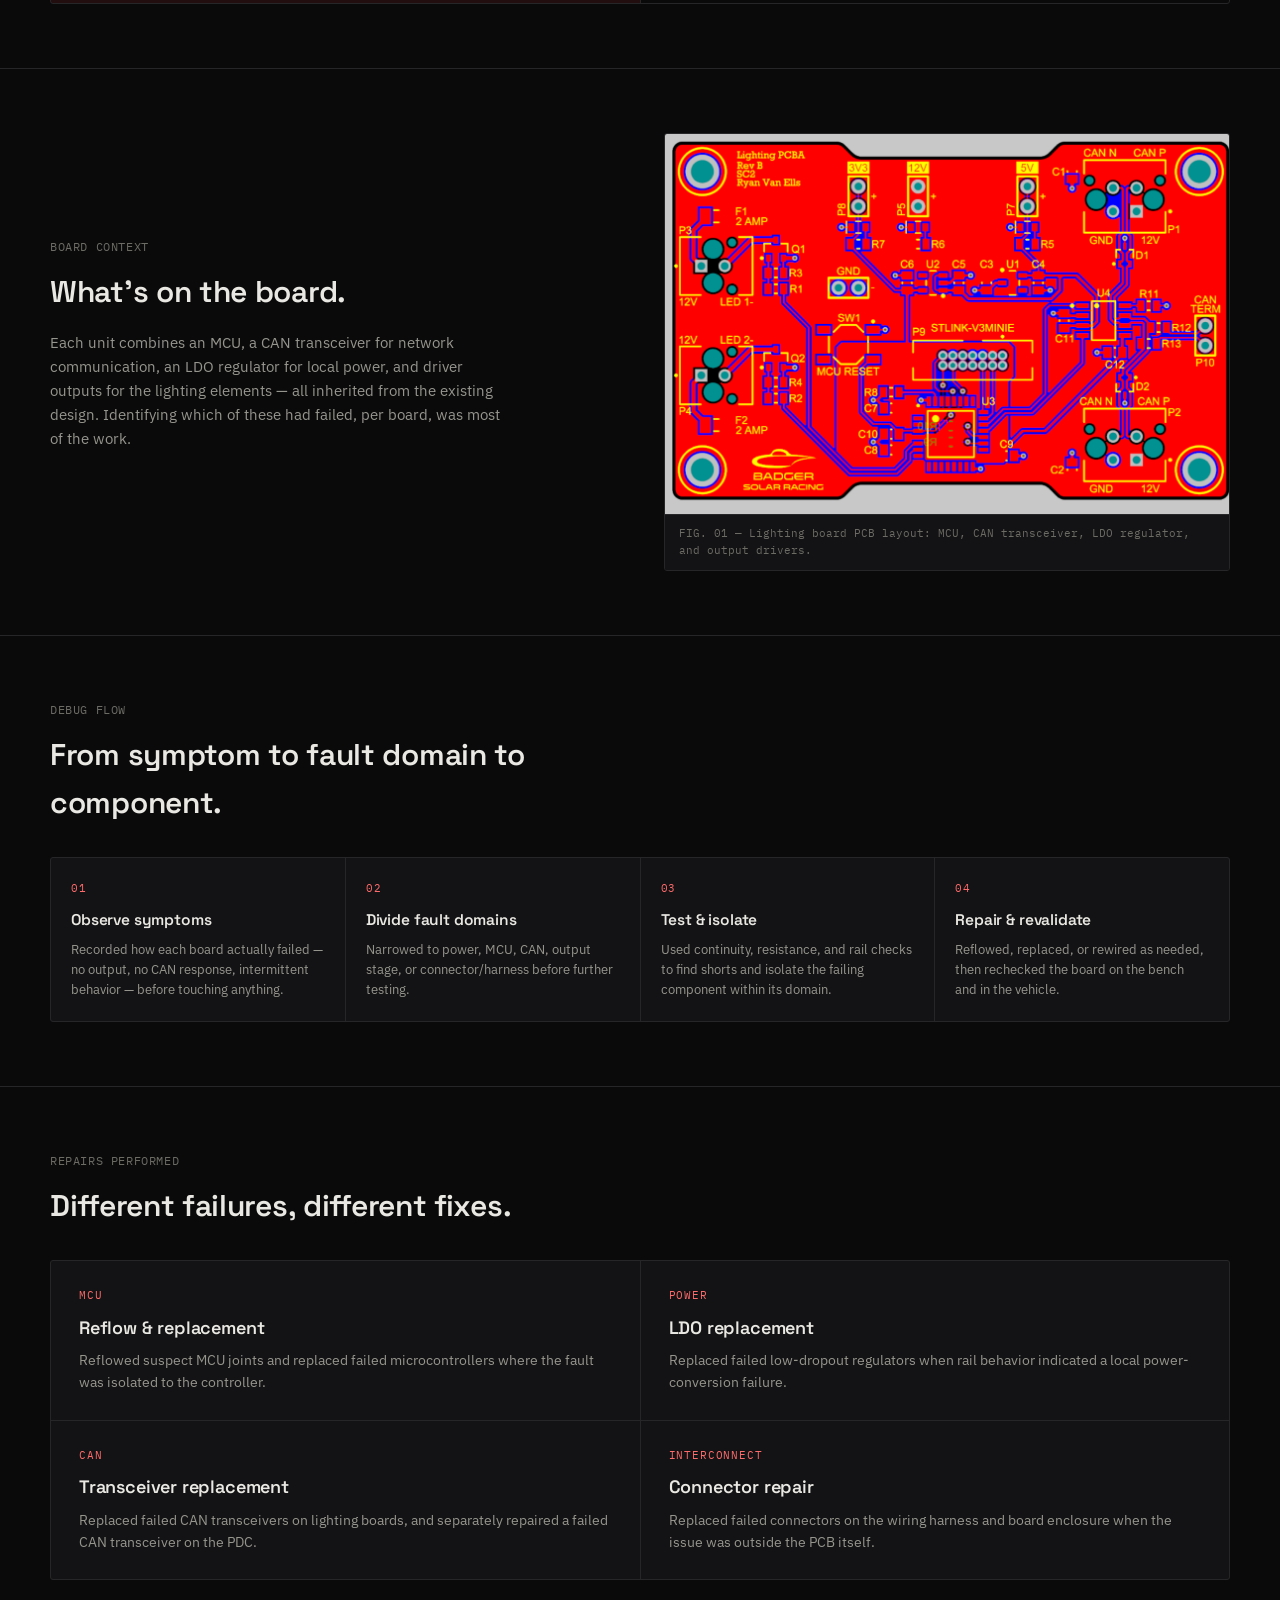
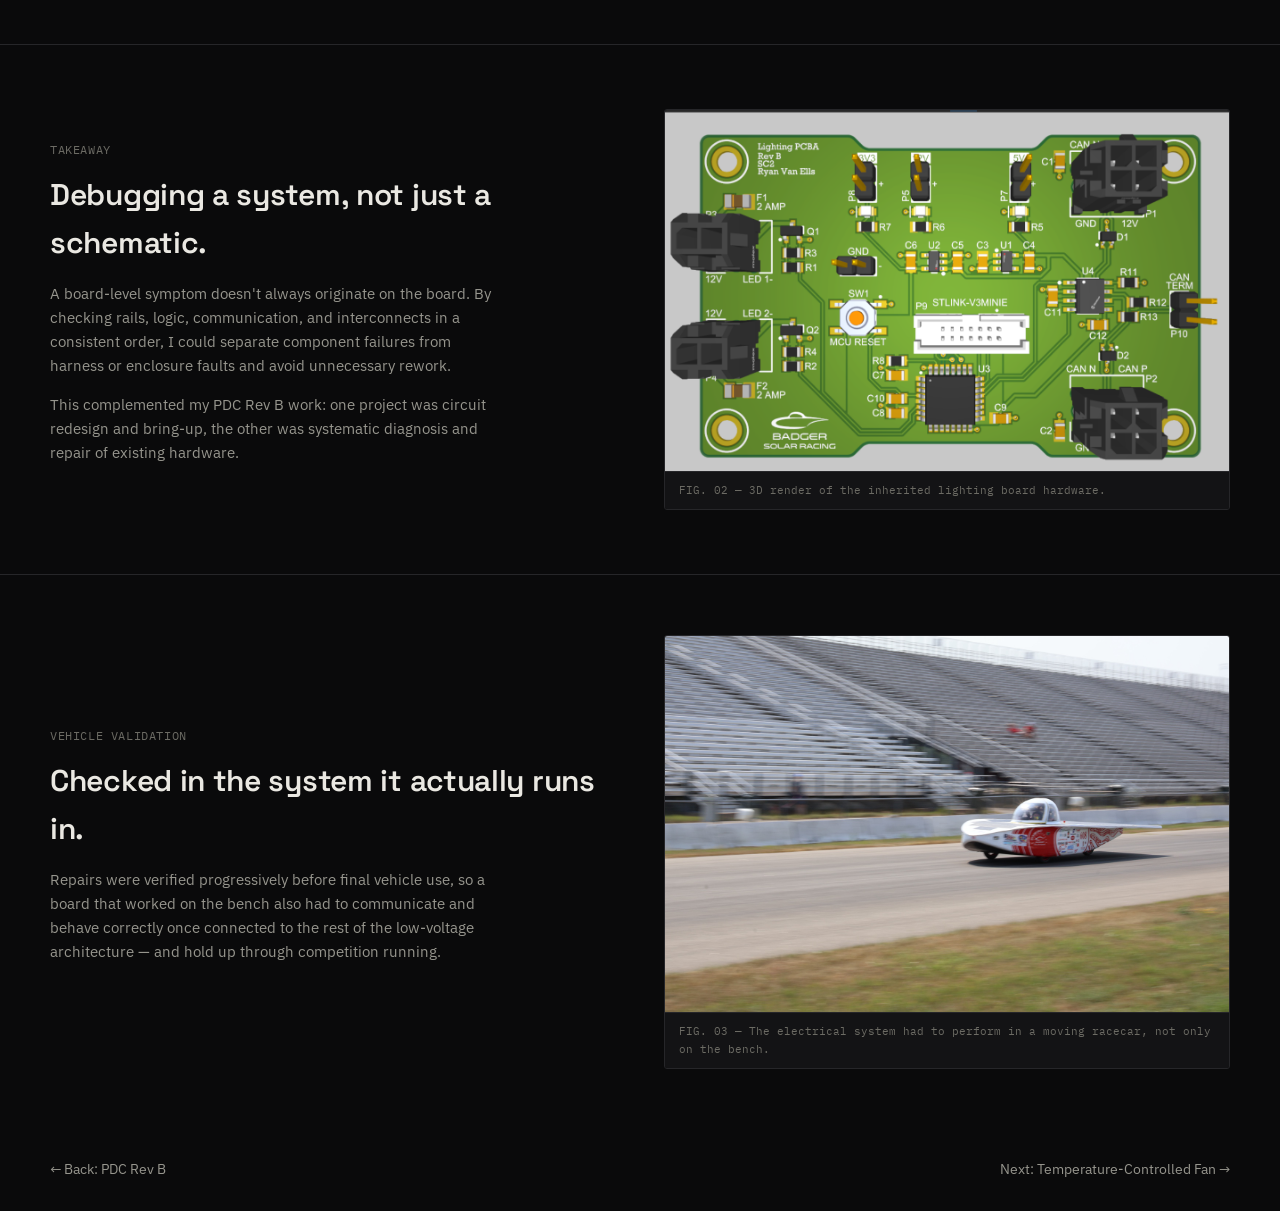
<file: lighting.html>
<!doctype html>
<html lang="en">
<head>
<meta charset="utf-8" />
<meta name="viewport" content="width=device-width,initial-scale=1" />
<meta name="description" content="Lighting board debugging and reliability case study by Tristan Surajbali." />
<title>Lighting Board Debugging &amp; Reliability | Tristan Surajbali</title>
<link rel="preconnect" href="https://fonts.googleapis.com">
<link rel="preconnect" href="https://fonts.gstatic.com" crossorigin>
<link href="https://fonts.googleapis.com/css2?family=Space+Grotesk:wght@500;600;700&family=IBM+Plex+Sans:wght@400;500;600&family=IBM+Plex+Mono:wght@400;500&display=swap" rel="stylesheet">
<link rel="stylesheet" href="styles.css" />
</head>
<body>
  <div class="sheet-frame"><span class="tick-tl">TS-PORTFOLIO</span><span class="tick-br">SHEET 3 OF 4</span></div>

  <nav class="nav">
    <div class="container nav-inner">
      <a class="brand" href="index.html">Tristan Surajbali<span class="dot">.</span></a>
      <div class="nav-links">
        <a href="index.html#projects">Projects</a>
        <a href="mailto:tsurajbali@wisc.edu">Email</a>
      </div>
      <div class="nav-rev">REV&nbsp;B</div>
    </div>
  </nav>

  <header class="project-hero">
    <div class="container">
      <div class="ph-top">
        <div>
          <div class="ph-eyebrow">Badger Solar Racing &middot; Low Voltage System</div>
          <h1>Lighting Board Debugging &amp; Reliability</h1>
          <p class="lede">Systematic fault isolation and repair across seven CAN-connected lighting boards &mdash; the board design itself was inherited; my work was testing, debugging, repairing, and revalidating it.</p>
          <div class="pt-tags" style="margin-top:20px;">
            <span class="chip">Fault-tree analysis</span>
            <span class="chip">Multimeter debug</span>
            <span class="chip">Reflow &amp; rework</span>
            <span class="chip">CAN</span>
          </div>
        </div>
        <div class="sheet-tag"><strong>LIGHTING</strong>Sheet 3 of 4<br>Low Voltage System</div>
      </div>
      <div class="pd-figure dark" style="margin-bottom:-1px;">
        <img src="assets/lighting-3d.png" alt="Lighting control board 3D render" style="max-height:420px; object-fit:contain; width:100%; padding:20px 0;" />
      </div>
    </div>
  </header>

  <main>
    <!-- Overview / ownership -->
    <section class="pd-section">
      <div class="container">
        <div class="pd-num">SCOPE</div>
        <h2 style="font-size:clamp(22px,3vw,30px); max-width:680px;">Seven boards, one inherited design, multiple possible failure domains.</h2>
        <p style="color:var(--muted); max-width:66ch; margin-top:10px; font-size:15px;">The lighting system used multiple identical control boards distributed around the vehicle. I did not design this board &mdash; my work was testing, debugging, repairing, and validating it. A failed unit could present as a power issue, MCU problem, CAN communication failure, output-stage fault, or connector/harness problem, so I used systematic testing and fault-tree reasoning to narrow the failure domain before touching a soldering iron.</p>

        <div class="ownership-split">
          <div class="own-col mine">
            <div class="own-label">My contribution</div>
            <ul>
              <li>Tested and debugged seven lighting boards using fault-tree analysis</li>
              <li>Checked boards for shorts and measured power rails</li>
              <li>Reflowed MCU solder joints, replaced failed MCUs</li>
              <li>Replaced failed LDO regulators and CAN transceivers</li>
              <li>Replaced a failed CAN transceiver on the PDC during broader LV troubleshooting</li>
              <li>Replaced failed harness and enclosure connectors</li>
              <li>Revalidated repaired boards on the bench and in the vehicle</li>
            </ul>
          </div>
          <div class="own-col inherited">
            <div class="own-label">Inherited design</div>
            <ul>
              <li>Lighting board schematic and PCB layout</li>
              <li>MCU firmware and CAN protocol definitions</li>
              <li>Enclosure and harness design</li>
            </ul>
          </div>
        </div>
      </div>
    </section>

    <!-- Layout figure -->
    <section class="pd-section">
      <div class="container pd-grid">
        <div class="pd-copy">
          <div class="pd-num">BOARD CONTEXT</div>
          <h2>What's on the board.</h2>
          <p>Each unit combines an MCU, a CAN transceiver for network communication, an LDO regulator for local power, and driver outputs for the lighting elements &mdash; all inherited from the existing design. Identifying which of these had failed, per board, was most of the work.</p>
        </div>
        <div class="pd-figure dark">
          <img data-zoom src="assets/lighting-layout.png" alt="Lighting board PCB layout" />
          <div class="pd-caption">FIG. 01 &mdash; Lighting board PCB layout: MCU, CAN transceiver, LDO regulator, and output drivers.</div>
        </div>
      </div>
    </section>

    <!-- Debug flow -->
    <section class="pd-section">
      <div class="container">
        <div class="pd-num">DEBUG FLOW</div>
        <h2 style="font-size:clamp(22px,3vw,30px); max-width:640px; margin-bottom:30px;">From symptom to fault domain to component.</h2>
        <div class="timeline">
          <div class="tl-step"><h3>Observe symptoms</h3><p>Recorded how each board actually failed &mdash; no output, no CAN response, intermittent behavior &mdash; before touching anything.</p></div>
          <div class="tl-step"><h3>Divide fault domains</h3><p>Narrowed to power, MCU, CAN, output stage, or connector/harness before further testing.</p></div>
          <div class="tl-step"><h3>Test &amp; isolate</h3><p>Used continuity, resistance, and rail checks to find shorts and isolate the failing component within its domain.</p></div>
          <div class="tl-step"><h3>Repair &amp; revalidate</h3><p>Reflowed, replaced, or rewired as needed, then rechecked the board on the bench and in the vehicle.</p></div>
        </div>
      </div>
    </section>

    <!-- Repairs performed -->
    <section class="pd-section">
      <div class="container">
        <div class="pd-num">REPAIRS PERFORMED</div>
        <h2 style="font-size:clamp(22px,3vw,30px); max-width:640px; margin-bottom:30px;">Different failures, different fixes.</h2>
        <div class="feature-grid">
          <div class="feature-cell">
            <div class="fc-tag">MCU</div>
            <h3>Reflow &amp; replacement</h3>
            <p>Reflowed suspect MCU joints and replaced failed microcontrollers where the fault was isolated to the controller.</p>
          </div>
          <div class="feature-cell">
            <div class="fc-tag">POWER</div>
            <h3>LDO replacement</h3>
            <p>Replaced failed low-dropout regulators when rail behavior indicated a local power-conversion failure.</p>
          </div>
          <div class="feature-cell">
            <div class="fc-tag">CAN</div>
            <h3>Transceiver replacement</h3>
            <p>Replaced failed CAN transceivers on lighting boards, and separately repaired a failed CAN transceiver on the PDC.</p>
          </div>
          <div class="feature-cell">
            <div class="fc-tag">INTERCONNECT</div>
            <h3>Connector repair</h3>
            <p>Replaced failed connectors on the wiring harness and board enclosure when the issue was outside the PCB itself.</p>
          </div>
        </div>
      </div>
    </section>

    <!-- What this demonstrated -->
    <section class="pd-section">
      <div class="container pd-grid reverse">
        <div class="pd-copy">
          <div class="pd-num">TAKEAWAY</div>
          <h2>Debugging a system, not just a schematic.</h2>
          <p>A board-level symptom doesn't always originate on the board. By checking rails, logic, communication, and interconnects in a consistent order, I could separate component failures from harness or enclosure faults and avoid unnecessary rework.</p>
          <p>This complemented my PDC Rev B work: one project was circuit redesign and bring-up, the other was systematic diagnosis and repair of existing hardware.</p>
        </div>
        <div class="pd-figure dark">
          <img data-zoom src="assets/lighting-3d.png" alt="Lighting board 3D model" />
          <div class="pd-caption">FIG. 02 &mdash; 3D render of the inherited lighting board hardware.</div>
        </div>
      </div>
    </section>

    <!-- Vehicle validation -->
    <section class="result-band">
      <div class="container result-grid">
        <div class="pd-copy">
          <div class="pd-num">VEHICLE VALIDATION</div>
          <h2>Checked in the system it actually runs in.</h2>
          <p>Repairs were verified progressively before final vehicle use, so a board that worked on the bench also had to communicate and behave correctly once connected to the rest of the low-voltage architecture &mdash; and hold up through competition running.</p>
        </div>
        <div class="pd-figure dark">
          <img data-zoom src="assets/solar-car-track-wide.jpeg" alt="Badger Solar Racing car driving on track" />
          <div class="pd-caption">FIG. 03 &mdash; The electrical system had to perform in a moving racecar, not only on the bench.</div>
        </div>
      </div>
    </section>
  </main>

  <div class="container">
    <div class="pd-nav">
      <a href="pdc.html">&larr; Back: PDC Rev B</a>
      <a href="fan.html">Next: Temperature-Controlled Fan &rarr;</a>
    </div>
  </div>

  <div class="modal" aria-hidden="true"><button aria-label="Close">&times;</button><img alt="" /></div>
  <script src="script.js"></script>
</body>
</html>
</file>
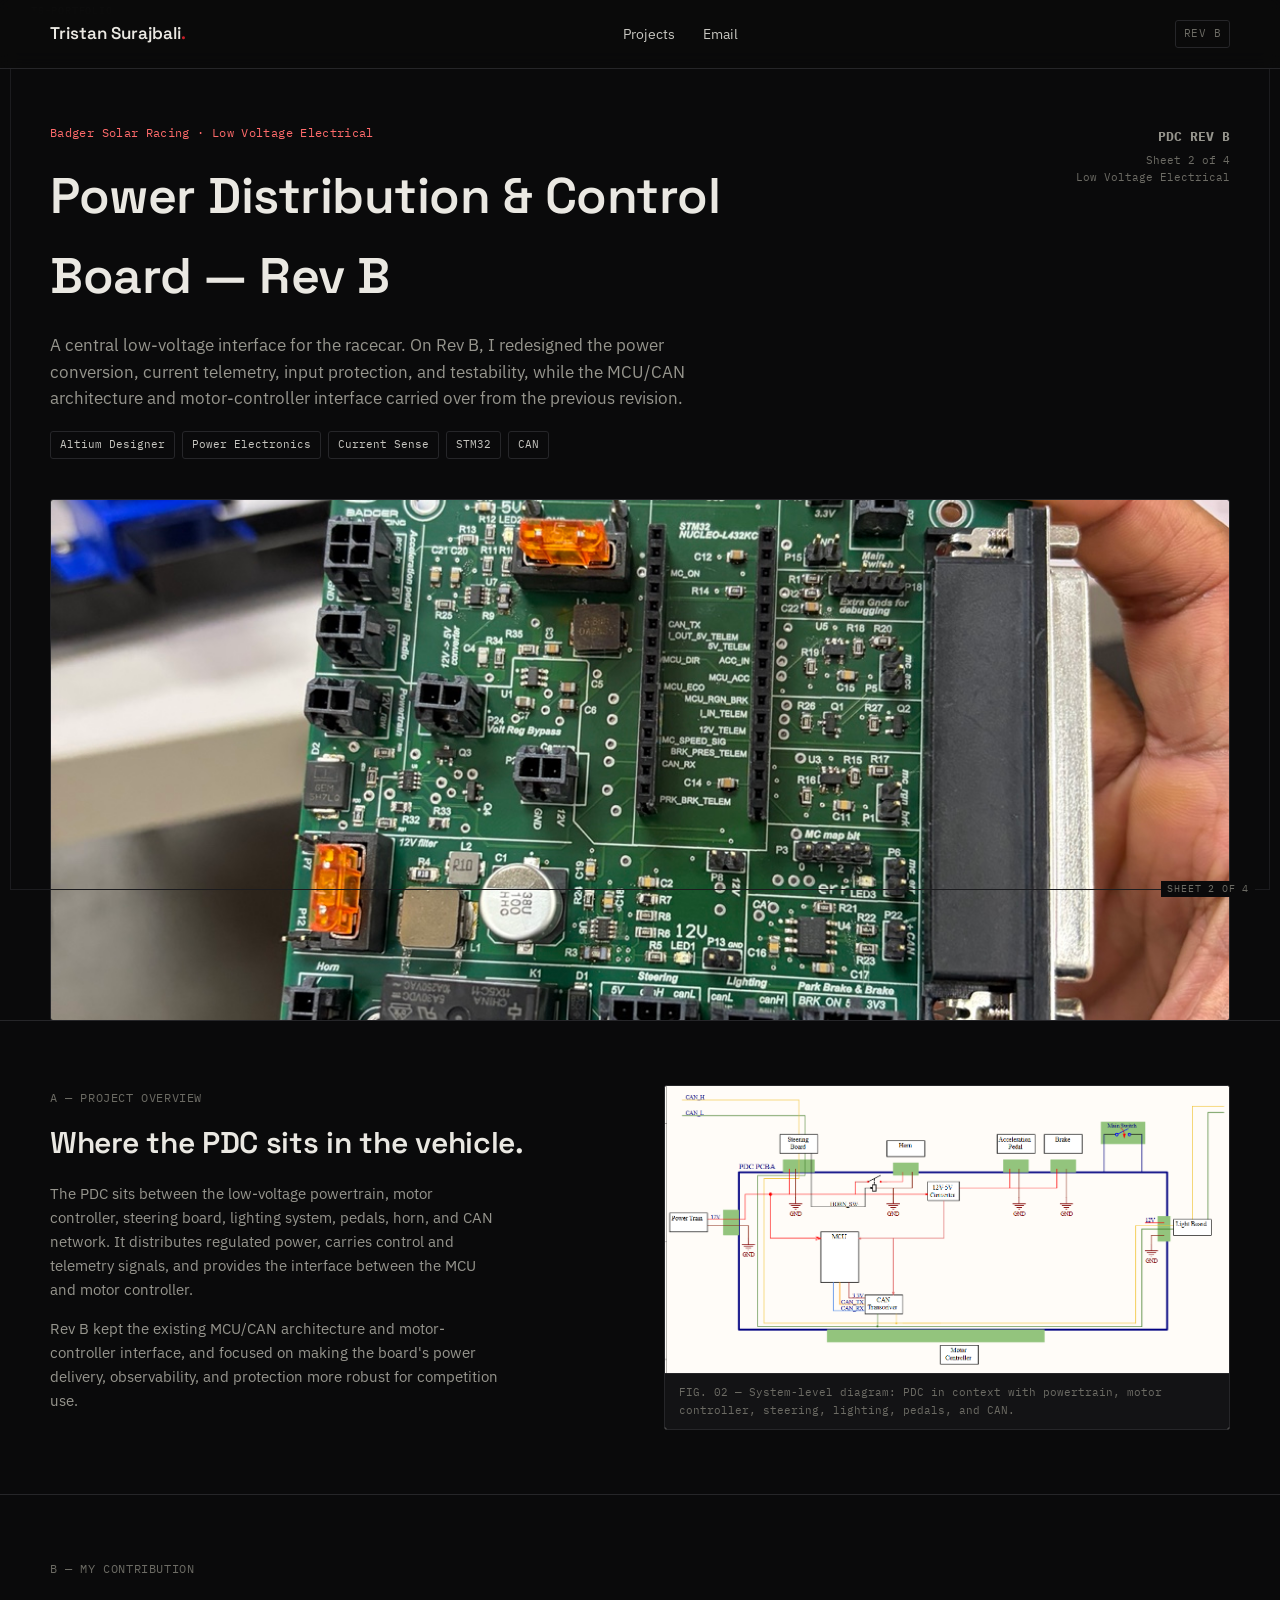
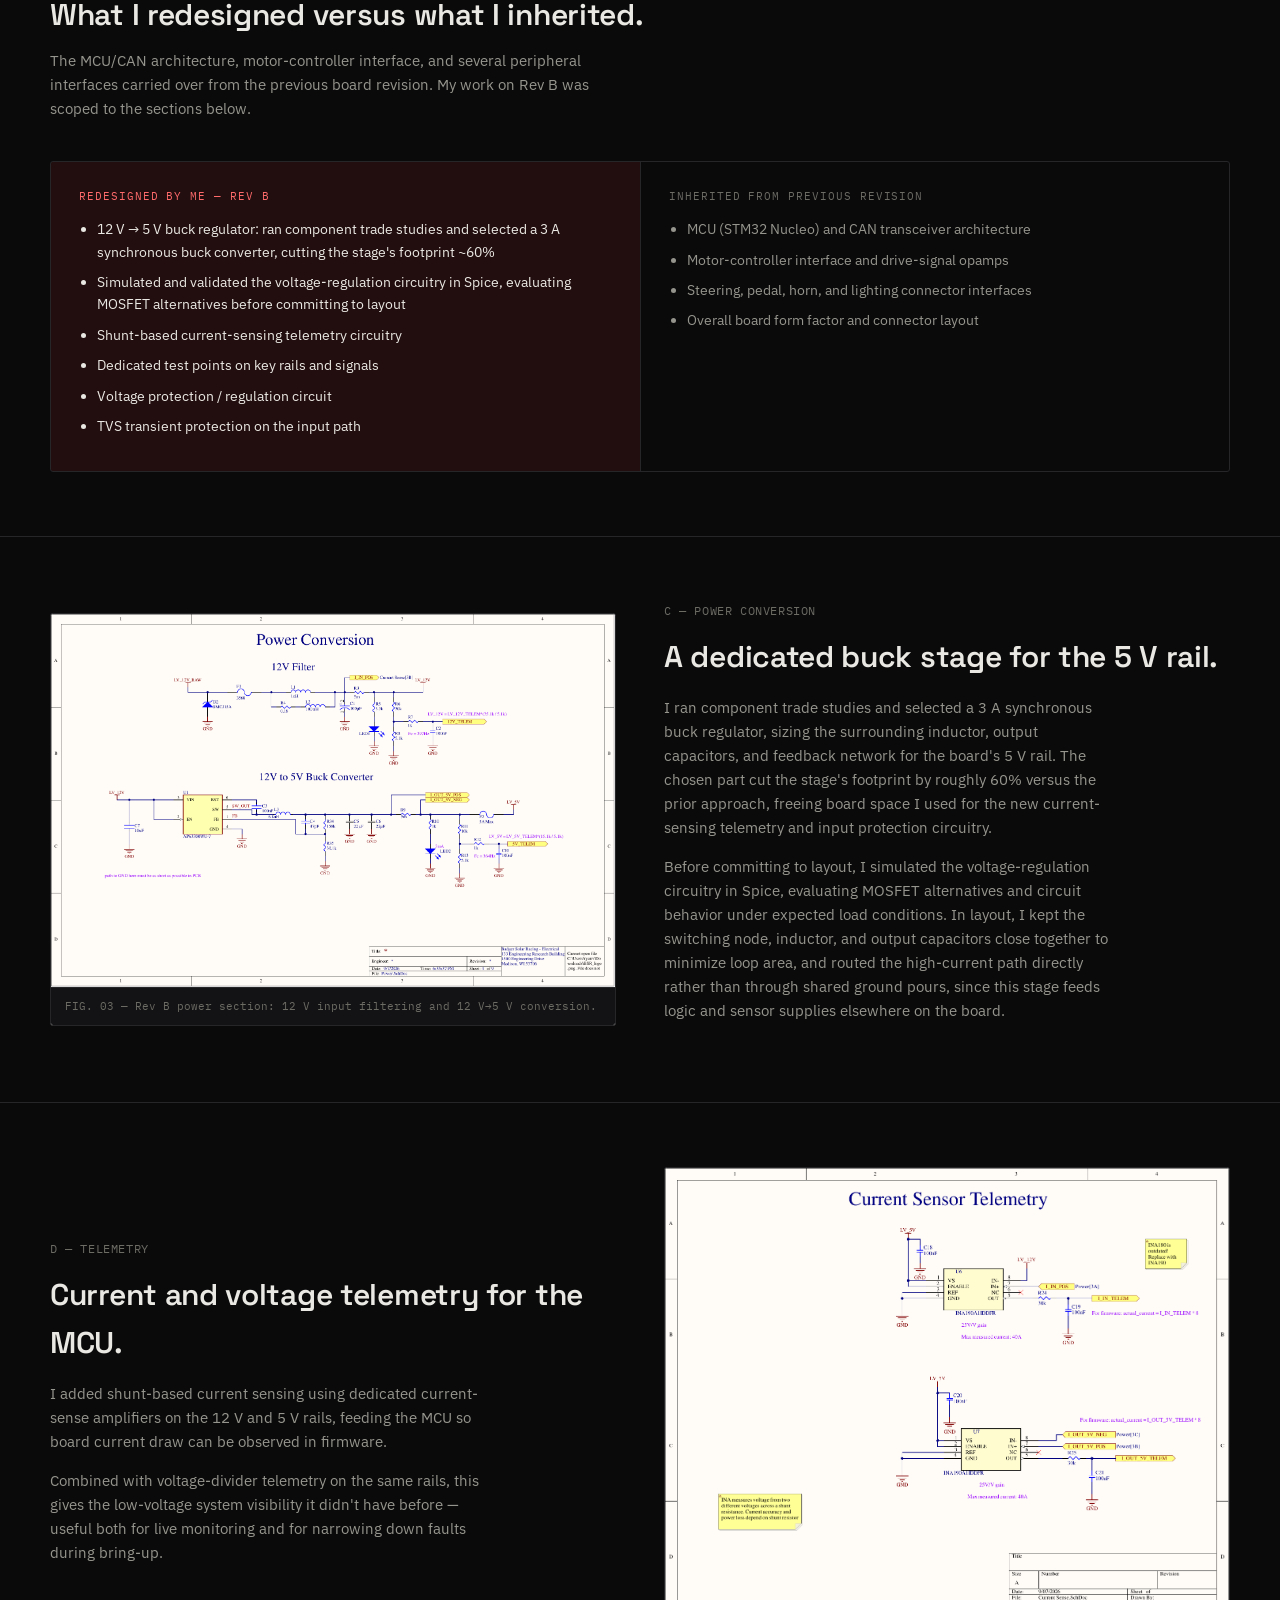
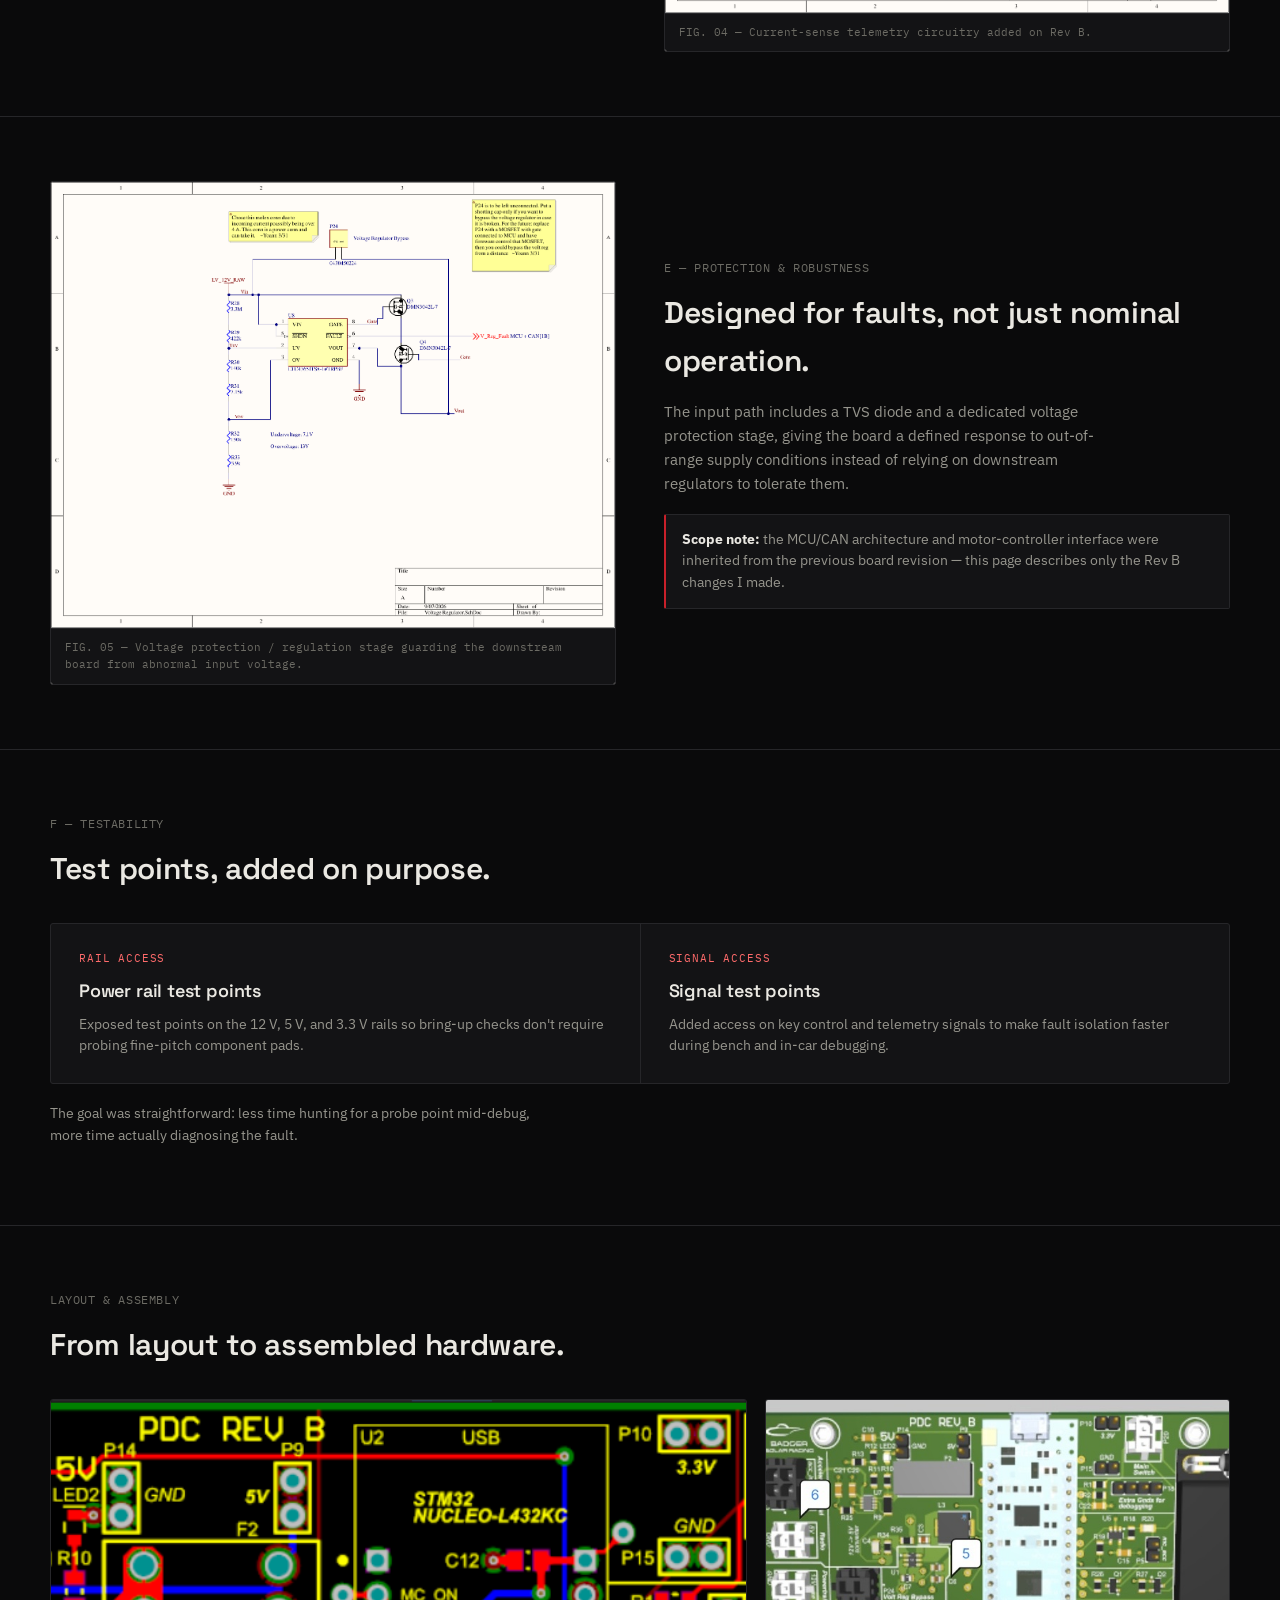
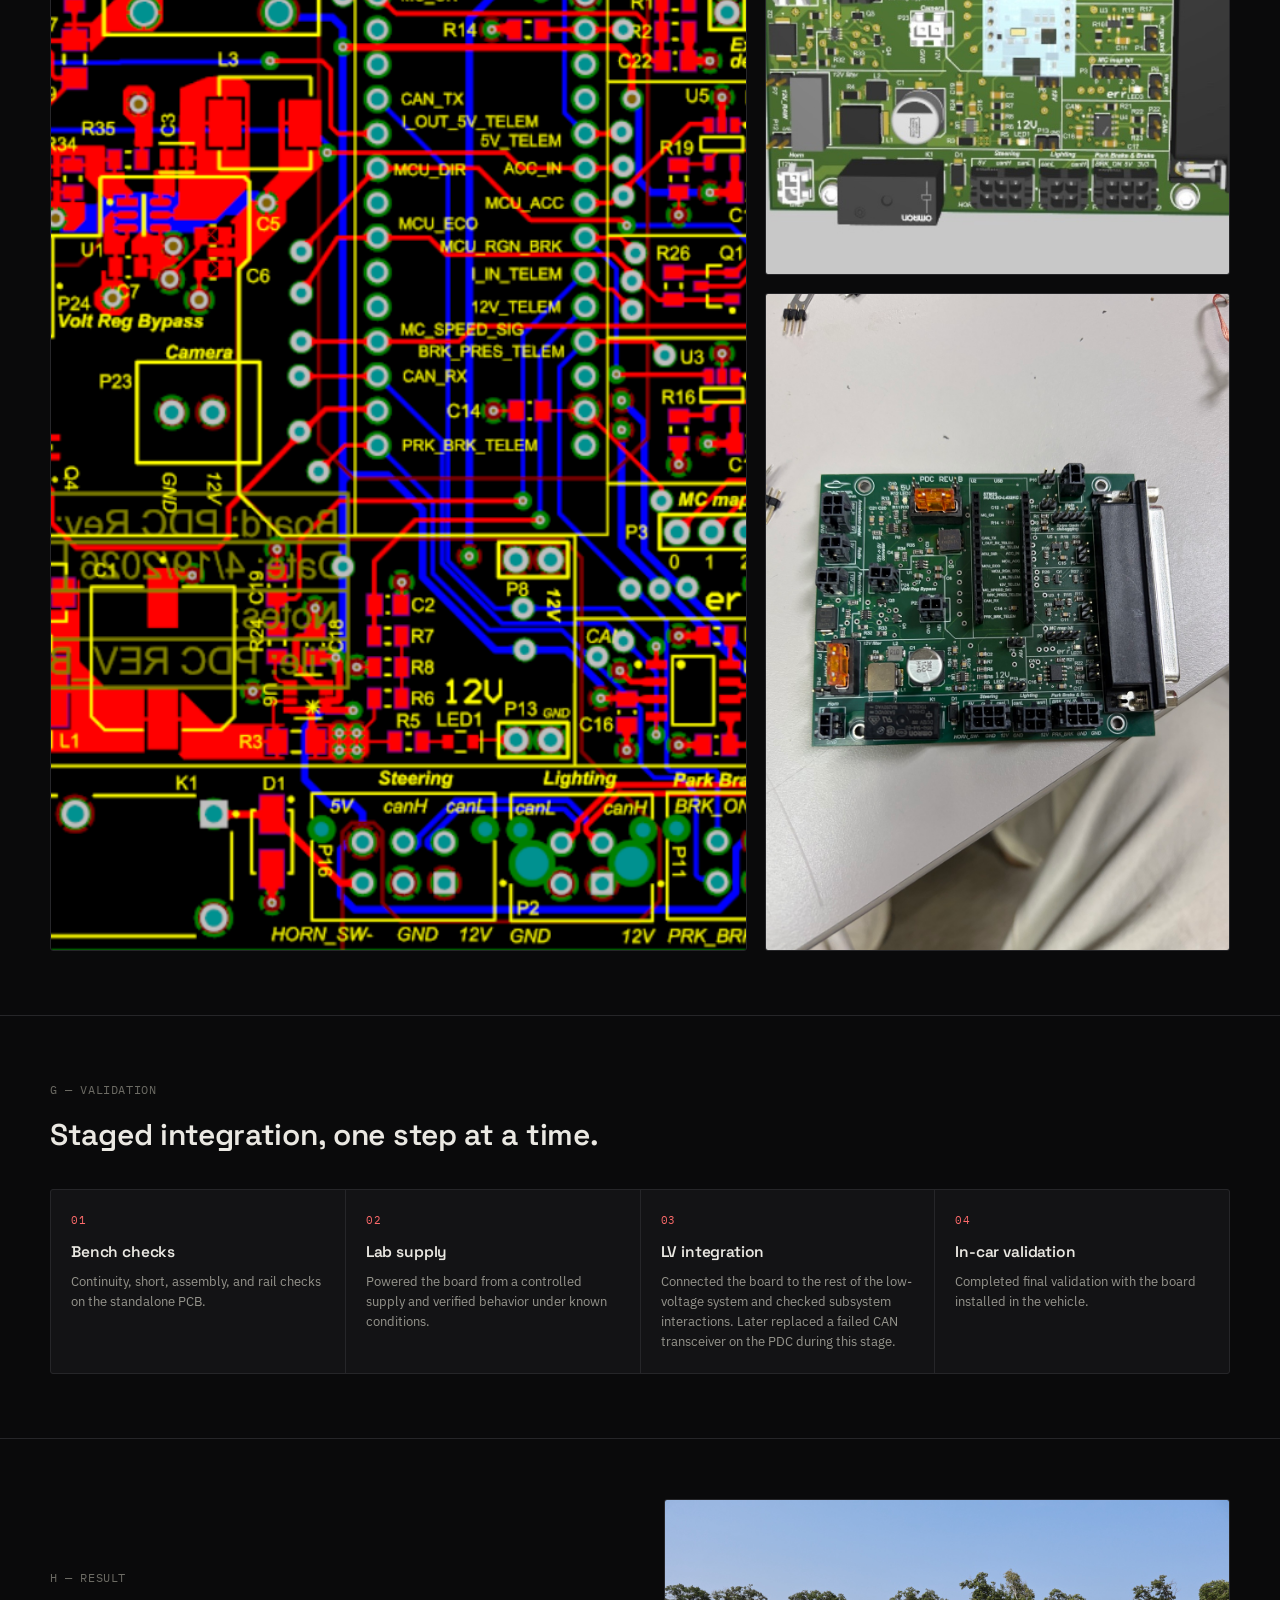
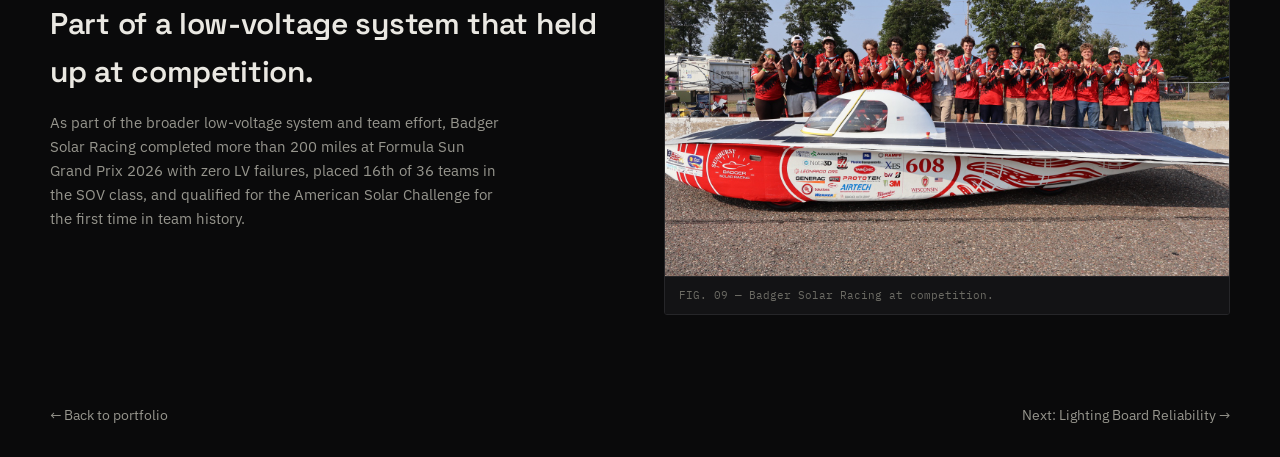
<file: pdc.html>
<!doctype html>
<html lang="en">
<head>
<meta charset="utf-8" />
<meta name="viewport" content="width=device-width,initial-scale=1" />
<meta name="description" content="PDC Rev B — power distribution and control board case study by Tristan Surajbali." />
<title>PDC Rev B | Tristan Surajbali</title>
<link rel="preconnect" href="https://fonts.googleapis.com">
<link rel="preconnect" href="https://fonts.gstatic.com" crossorigin>
<link href="https://fonts.googleapis.com/css2?family=Space+Grotesk:wght@500;600;700&family=IBM+Plex+Sans:wght@400;500;600&family=IBM+Plex+Mono:wght@400;500&display=swap" rel="stylesheet">
<link rel="stylesheet" href="styles.css" />
</head>
<body>
  <div class="sheet-frame"><span class="tick-tl">TS-PORTFOLIO</span><span class="tick-br">SHEET 2 OF 4</span></div>

  <nav class="nav">
    <div class="container nav-inner">
      <a class="brand" href="index.html">Tristan Surajbali<span class="dot">.</span></a>
      <div class="nav-links">
        <a href="index.html#projects">Projects</a>
        <a href="mailto:tsurajbali@wisc.edu">Email</a>
      </div>
      <div class="nav-rev">REV&nbsp;B</div>
    </div>
  </nav>

  <header class="project-hero">
    <div class="container">
      <div class="ph-top">
        <div>
          <div class="ph-eyebrow">Badger Solar Racing &middot; Low Voltage Electrical</div>
          <h1>Power Distribution &amp; Control Board &mdash; Rev B</h1>
          <p class="lede">A central low-voltage interface for the racecar. On Rev B, I redesigned the power conversion, current telemetry, input protection, and testability, while the MCU/CAN architecture and motor-controller interface carried over from the previous revision.</p>
          <div class="pt-tags" style="margin-top:20px;">
            <span class="chip">Altium Designer</span>
            <span class="chip">Power Electronics</span>
            <span class="chip">Current Sense</span>
            <span class="chip">STM32</span>
            <span class="chip">CAN</span>
          </div>
        </div>
        <div class="sheet-tag"><strong>PDC REV B</strong>Sheet 2 of 4<br>Low Voltage Electrical</div>
      </div>
      <div class="pd-figure" style="margin-bottom:-1px;">
        <img src="assets/pdc-hand.jpeg" alt="Assembled PDC Rev B PCB held in hand" style="max-height:520px; object-fit:cover; width:100%;" />
      </div>
    </div>
  </header>

  <main>
    <!-- A. Project overview -->
    <section class="pd-section">
      <div class="container pd-grid">
        <div class="pd-copy">
          <div class="pd-num">A &mdash; PROJECT OVERVIEW</div>
          <h2>Where the PDC sits in the vehicle.</h2>
          <p>The PDC sits between the low-voltage powertrain, motor controller, steering board, lighting system, pedals, horn, and CAN network. It distributes regulated power, carries control and telemetry signals, and provides the interface between the MCU and motor controller.</p>
          <p>Rev B kept the existing MCU/CAN architecture and motor-controller interface, and focused on making the board's power delivery, observability, and protection more robust for competition use.</p>
        </div>
        <div class="pd-figure">
          <img data-zoom src="assets/pdc-system-diagram.png" alt="System-level PDC wiring diagram" />
          <div class="pd-caption">FIG. 02 &mdash; System-level diagram: PDC in context with powertrain, motor controller, steering, lighting, pedals, and CAN.</div>
        </div>
      </div>
    </section>

    <!-- B. My contribution -->
    <section class="pd-section">
      <div class="container">
        <div class="pd-num">B &mdash; MY CONTRIBUTION</div>
        <h2 style="font-size:clamp(22px,3vw,30px); max-width:640px;">What I redesigned versus what I inherited.</h2>
        <p style="color:var(--muted); max-width:64ch; margin-top:10px; font-size:15px;">The MCU/CAN architecture, motor-controller interface, and several peripheral interfaces carried over from the previous board revision. My work on Rev B was scoped to the sections below.</p>

        <div class="ownership-split">
          <div class="own-col mine">
            <div class="own-label">Redesigned by me &mdash; Rev B</div>
            <ul>
              <li>12&nbsp;V&nbsp;&rarr;&nbsp;5&nbsp;V buck regulator: ran component trade studies and selected a 3&nbsp;A synchronous buck converter, cutting the stage's footprint ~60%</li>
              <li>Simulated and validated the voltage-regulation circuitry in Spice, evaluating MOSFET alternatives before committing to layout</li>
              <li>Shunt-based current-sensing telemetry circuitry</li>
              <li>Dedicated test points on key rails and signals</li>
              <li>Voltage protection / regulation circuit</li>
              <li>TVS transient protection on the input path</li>
            </ul>
          </div>
          <div class="own-col inherited">
            <div class="own-label">Inherited from previous revision</div>
            <ul>
              <li>MCU (STM32 Nucleo) and CAN transceiver architecture</li>
              <li>Motor-controller interface and drive-signal opamps</li>
              <li>Steering, pedal, horn, and lighting connector interfaces</li>
              <li>Overall board form factor and connector layout</li>
            </ul>
          </div>
        </div>
      </div>
    </section>

    <!-- C. Power conversion -->
    <section class="pd-section">
      <div class="container pd-grid">
        <div class="pd-figure">
          <img data-zoom src="assets/pdc-power.png" alt="PDC power conversion schematic" />
          <div class="pd-caption">FIG. 03 &mdash; Rev B power section: 12&nbsp;V input filtering and 12&nbsp;V&rarr;5&nbsp;V conversion.</div>
        </div>
        <div class="pd-copy">
          <div class="pd-num">C &mdash; POWER CONVERSION</div>
          <h2>A dedicated buck stage for the 5&nbsp;V rail.</h2>
          <p>I ran component trade studies and selected a 3&nbsp;A synchronous buck regulator, sizing the surrounding inductor, output capacitors, and feedback network for the board's 5&nbsp;V rail. The chosen part cut the stage's footprint by roughly 60% versus the prior approach, freeing board space I used for the new current-sensing telemetry and input protection circuitry.</p>
          <p>Before committing to layout, I simulated the voltage-regulation circuitry in Spice, evaluating MOSFET alternatives and circuit behavior under expected load conditions. In layout, I kept the switching node, inductor, and output capacitors close together to minimize loop area, and routed the high-current path directly rather than through shared ground pours, since this stage feeds logic and sensor supplies elsewhere on the board.</p>
        </div>
      </div>
    </section>

    <!-- D. Telemetry -->
    <section class="pd-section">
      <div class="container pd-grid reverse">
        <div class="pd-copy">
          <div class="pd-num">D &mdash; TELEMETRY</div>
          <h2>Current and voltage telemetry for the MCU.</h2>
          <p>I added shunt-based current sensing using dedicated current-sense amplifiers on the 12&nbsp;V and 5&nbsp;V rails, feeding the MCU so board current draw can be observed in firmware.</p>
          <p>Combined with voltage-divider telemetry on the same rails, this gives the low-voltage system visibility it didn't have before &mdash; useful both for live monitoring and for narrowing down faults during bring-up.</p>
        </div>
        <div class="pd-figure">
          <img data-zoom src="assets/pdc-current-sense.png" alt="PDC current sensing telemetry schematic" />
          <div class="pd-caption">FIG. 04 &mdash; Current-sense telemetry circuitry added on Rev B.</div>
        </div>
      </div>
    </section>

    <!-- E. Protection -->
    <section class="pd-section">
      <div class="container pd-grid">
        <div class="pd-figure">
          <img data-zoom src="assets/pdc-protection.png" alt="PDC voltage protection schematic" />
          <div class="pd-caption">FIG. 05 &mdash; Voltage protection / regulation stage guarding the downstream board from abnormal input voltage.</div>
        </div>
        <div class="pd-copy">
          <div class="pd-num">E &mdash; PROTECTION &amp; ROBUSTNESS</div>
          <h2>Designed for faults, not just nominal operation.</h2>
          <p>The input path includes a TVS diode and a dedicated voltage protection stage, giving the board a defined response to out-of-range supply conditions instead of relying on downstream regulators to tolerate them.</p>
          <div class="notice"><strong>Scope note:</strong> the MCU/CAN architecture and motor-controller interface were inherited from the previous board revision &mdash; this page describes only the Rev B changes I made.</div>
        </div>
      </div>
    </section>

    <!-- F. Testability -->
    <section class="pd-section">
      <div class="container">
        <div class="pd-num">F &mdash; TESTABILITY</div>
        <h2 style="font-size:clamp(22px,3vw,30px); max-width:640px; margin-bottom:30px;">Test points, added on purpose.</h2>
        <div class="feature-grid">
          <div class="feature-cell">
            <div class="fc-tag">RAIL ACCESS</div>
            <h3>Power rail test points</h3>
            <p>Exposed test points on the 12&nbsp;V, 5&nbsp;V, and 3.3&nbsp;V rails so bring-up checks don't require probing fine-pitch component pads.</p>
          </div>
          <div class="feature-cell">
            <div class="fc-tag">SIGNAL ACCESS</div>
            <h3>Signal test points</h3>
            <p>Added access on key control and telemetry signals to make fault isolation faster during bench and in-car debugging.</p>
          </div>
        </div>
        <p style="color:var(--muted); font-size:14px; max-width:60ch; margin-top:18px;">The goal was straightforward: less time hunting for a probe point mid-debug, more time actually diagnosing the fault.</p>
      </div>
    </section>

    <!-- Gallery -->
    <section class="pd-section">
      <div class="container">
        <div class="pd-num">LAYOUT &amp; ASSEMBLY</div>
        <h2 style="font-size:clamp(22px,3vw,30px); max-width:640px; margin-bottom:30px;">From layout to assembled hardware.</h2>
        <div class="gallery">
          <div class="pd-figure dark"><img data-zoom src="assets/pdc-layout.png" alt="PDC Rev B PCB layout" /><div class="pd-caption">FIG. 06 &mdash; PCB layout: routing, placement, connectors, and test access.</div></div>
          <div class="gallery-stack">
            <div class="pd-figure dark"><img data-zoom src="assets/pdc-3d.jpeg" alt="PDC Rev B 3D render" /><div class="pd-caption">FIG. 07 &mdash; Altium 3D view.</div></div>
            <div class="pd-figure dark"><img data-zoom src="assets/pdc-bench.jpeg" alt="Assembled PDC Rev B on a workbench" /><div class="pd-caption">FIG. 08 &mdash; Assembled Rev B on the bench.</div></div>
          </div>
        </div>
      </div>
    </section>

    <!-- G. Validation -->
    <section class="pd-section">
      <div class="container">
        <div class="pd-num">G &mdash; VALIDATION</div>
        <h2 style="font-size:clamp(22px,3vw,30px); max-width:640px; margin-bottom:30px;">Staged integration, one step at a time.</h2>
        <div class="timeline">
          <div class="tl-step"><h3>Bench checks</h3><p>Continuity, short, assembly, and rail checks on the standalone PCB.</p></div>
          <div class="tl-step"><h3>Lab supply</h3><p>Powered the board from a controlled supply and verified behavior under known conditions.</p></div>
          <div class="tl-step"><h3>LV integration</h3><p>Connected the board to the rest of the low-voltage system and checked subsystem interactions. Later replaced a failed CAN transceiver on the PDC during this stage.</p></div>
          <div class="tl-step"><h3>In-car validation</h3><p>Completed final validation with the board installed in the vehicle.</p></div>
        </div>
      </div>
    </section>

    <!-- H. Result -->
    <section class="result-band">
      <div class="container result-grid">
        <div class="pd-copy">
          <div class="pd-num">H &mdash; RESULT</div>
          <h2>Part of a low-voltage system that held up at competition.</h2>
          <p>As part of the broader low-voltage system and team effort, Badger Solar Racing completed more than 200 miles at Formula Sun Grand Prix 2026 with zero LV failures, placed 16th of 36 teams in the SOV class, and qualified for the American Solar Challenge for the first time in team history.</p>
        </div>
        <div class="pd-figure dark">
          <img data-zoom src="assets/bsr-team.jpeg" alt="Badger Solar Racing team with the solar car" />
          <div class="pd-caption">FIG. 09 &mdash; Badger Solar Racing at competition.</div>
        </div>
      </div>
    </section>
  </main>

  <div class="container">
    <div class="pd-nav">
      <a href="index.html">&larr; Back to portfolio</a>
      <a href="lighting.html">Next: Lighting Board Reliability &rarr;</a>
    </div>
  </div>

  <div class="modal" aria-hidden="true"><button aria-label="Close">&times;</button><img alt="" /></div>
  <script src="script.js"></script>
</body>
</html>
</file>
<file: styles.css>
/* ==========================================================================
   Tristan Surajbali — EE Portfolio
   Design language: dark technical documentation, borrowing structural
   conventions from real Altium schematic sheets (title blocks, sheet
   numbers, coordinate grids, spec tables) rather than generic SaaS chrome.
   ========================================================================== */

:root {
  --bg: #0a0a0b;
  --panel: #131315;
  --panel-2: #0f0f11;
  --raised: #17181b;
  --ink: #eae8e2;
  --muted: #96958d;
  --muted-2: #6c6b64;
  --line: #262629;
  --line-soft: #1c1c1f;
  --accent: #c8202a;
  --accent-ink: #ff6b6b;
  --accent-dim: rgba(200, 32, 42, 0.12);
  --max: 1180px;
  --gutter: 44px;
  --radius: 3px;
}

* { box-sizing: border-box; }
html { scroll-behavior: smooth; }
body {
  margin: 0;
  background: var(--bg);
  color: var(--ink);
  font-family: "IBM Plex Sans", ui-sans-serif, system-ui, sans-serif;
  line-height: 1.6;
  font-size: 16px;
  -webkit-font-smoothing: antialiased;
}
a { color: inherit; text-decoration: none; }
img { display: block; max-width: 100%; }
::selection { background: var(--accent); color: #fff; }

h1, h2, h3 {
  font-family: "Space Grotesk", "IBM Plex Sans", sans-serif;
  font-weight: 600;
  letter-spacing: -0.01em;
  margin: 0;
}

.mono {
  font-family: "IBM Plex Mono", ui-monospace, monospace;
}

.container { width: min(var(--max), calc(100% - var(--gutter) * 2)); margin: 0 auto; }

:focus-visible { outline: 2px solid var(--accent-ink); outline-offset: 3px; }

/* -------------------------------------------------------------------------
   Sheet frame — thin outer border with coordinate ticks, echoing the
   border/zone markers on a real drawing sheet. Decorative, desktop only.
   ------------------------------------------------------------------------- */
.sheet-frame { display: none; }
@media (min-width: 1000px) {
  .sheet-frame {
    display: block;
    position: fixed;
    inset: 10px;
    border: 1px solid var(--line-soft);
    pointer-events: none;
    z-index: 1;
  }
  .sheet-frame span {
    position: absolute;
    font-family: "IBM Plex Mono", monospace;
    font-size: 10px;
    color: var(--muted-2);
    letter-spacing: 0.08em;
  }
  .sheet-frame .tick-tl { top: -8px; left: 14px; background: var(--bg); padding: 0 6px; }
  .sheet-frame .tick-br { bottom: -8px; right: 14px; background: var(--bg); padding: 0 6px; }
}

/* -------------------------------------------------------------------------
   Nav
   ------------------------------------------------------------------------- */
.nav {
  position: sticky; top: 0; z-index: 40;
  background: rgba(10, 10, 11, 0.9);
  backdrop-filter: blur(10px);
  border-bottom: 1px solid var(--line);
}
.nav-inner { height: 68px; display: flex; align-items: center; justify-content: space-between; gap: 20px; }
.brand { font-family: "Space Grotesk", sans-serif; font-weight: 600; font-size: 17px; }
.brand .dot { color: var(--accent); }
.nav-links { display: flex; align-items: center; gap: 28px; font-size: 14px; color: #c7c6c0; }
.nav-links a { transition: color .15s ease; }
.nav-links a:hover { color: #fff; }
.nav-rev {
  font-family: "IBM Plex Mono", monospace;
  font-size: 11px;
  color: var(--muted-2);
  border: 1px solid var(--line);
  padding: 4px 8px;
  border-radius: var(--radius);
  letter-spacing: 0.04em;
}

/* -------------------------------------------------------------------------
   Hero — figure-box treatment instead of full-bleed gradient photo
   ------------------------------------------------------------------------- */
.hero { padding: 64px 0 0; border-bottom: 1px solid var(--line); position: relative; }
.hero-grid { display: grid; grid-template-columns: 1.05fr 0.95fr; gap: 56px; align-items: center; padding-bottom: 56px; }
.kicker {
  font-family: "IBM Plex Mono", monospace;
  font-size: 12.5px;
  color: var(--accent-ink);
  letter-spacing: 0.03em;
  margin-bottom: 18px;
}
.kicker span { color: var(--muted-2); }
.hero h1 { font-size: clamp(38px, 4.6vw, 58px); line-height: 1.05; margin-bottom: 20px; }
.hero-lede { color: var(--muted); font-size: 17px; max-width: 480px; margin: 0 0 30px; }
.actions { display: flex; flex-wrap: wrap; gap: 10px; }
.btn {
  display: inline-flex; align-items: center; gap: 8px;
  padding: 11px 18px; font-size: 13.5px; font-weight: 500;
  border: 1px solid var(--line); border-radius: var(--radius);
  background: transparent; color: var(--ink);
  transition: border-color .15s ease, background .15s ease;
  font-family: "IBM Plex Sans", sans-serif;
}
.btn:hover { border-color: #45454a; background: var(--raised); }
.btn.primary { background: var(--ink); color: #0a0a0b; border-color: var(--ink); }
.btn.primary:hover { background: #fff; border-color: #fff; }
.btn.accent { border-color: rgba(200,32,42,0.5); color: var(--accent-ink); }
.btn.accent:hover { background: var(--accent-dim); border-color: var(--accent); }

.figure-box { border: 1px solid var(--line); border-radius: var(--radius); overflow: hidden; background: var(--panel); }
.figure-box img { width: 100%; height: 100%; object-fit: cover; aspect-ratio: 4/5; }
.figure-cap {
  display: flex; justify-content: space-between; gap: 12px;
  padding: 10px 14px; border-top: 1px solid var(--line);
  font-family: "IBM Plex Mono", monospace; font-size: 11px; color: var(--muted-2);
}

/* Title-block strip — mirrors the title block on the schematic sheets */
.titleblock {
  border-top: 1px solid var(--line);
  display: grid;
  grid-template-columns: repeat(4, 1fr);
}
.tb-cell { padding: 20px var(--gutter); border-right: 1px solid var(--line); }
.tb-cell:last-child { border-right: none; }
.tb-label {
  font-family: "IBM Plex Mono", monospace; font-size: 10.5px;
  color: var(--muted-2); letter-spacing: 0.09em; text-transform: uppercase;
  margin-bottom: 6px;
}
.tb-value { font-size: 14.5px; color: var(--ink); }
.tb-value a:hover { color: var(--accent-ink); }

/* -------------------------------------------------------------------------
   Sections
   ------------------------------------------------------------------------- */
.section { padding: 88px 0; border-bottom: 1px solid var(--line); }
.section:last-of-type { border-bottom: none; }
.section-head { display: flex; justify-content: space-between; align-items: end; gap: 28px; margin-bottom: 40px; }
.section-head h2 { font-size: clamp(26px, 3vw, 34px); }
.section-head p { color: var(--muted); max-width: 480px; margin: 0; font-size: 15px; }
.section-num {
  font-family: "IBM Plex Mono", monospace; color: var(--muted-2); font-size: 13px;
}

/* Featured project tiles — large imagery, minimal chrome */
.project-list { display: grid; gap: 20px; }
.project-tile {
  display: grid; grid-template-columns: 1.15fr 1fr;
  border: 1px solid var(--line); border-radius: var(--radius);
  overflow: hidden; background: var(--panel);
  transition: border-color .18s ease;
}
.project-tile:hover { border-color: #3a3a3f; }
.project-tile:nth-child(even) { grid-template-columns: 1fr 1.15fr; }
.project-tile:nth-child(even) .pt-media { order: 2; }
.pt-media { overflow: hidden; background: #0c0c0d; }
.pt-media img { width: 100%; height: 100%; object-fit: cover; min-height: 280px; transition: transform .6s ease; }
.project-tile:hover .pt-media img { transform: scale(1.03); }
.pt-body { padding: 38px 40px; display: flex; flex-direction: column; justify-content: center; }
.pt-sheet { font-family: "IBM Plex Mono", monospace; font-size: 11.5px; color: var(--accent-ink); letter-spacing: 0.06em; margin-bottom: 12px; }
.pt-body h3 { font-size: 25px; margin-bottom: 10px; }
.pt-body p { color: var(--muted); margin: 0 0 20px; font-size: 14.5px; }
.pt-tags { display: flex; flex-wrap: wrap; gap: 7px; }
.chip {
  font-family: "IBM Plex Mono", monospace; font-size: 11px; color: #c7c6c0;
  border: 1px solid var(--line); padding: 4px 9px; border-radius: var(--radius);
}

/* Spec table — replaces generic stat cards */
.spec-table { border-top: 1px solid var(--line); }
.spec-row {
  display: grid; grid-template-columns: 1fr auto;
  padding: 16px 0; border-bottom: 1px solid var(--line);
  align-items: baseline; gap: 20px;
}
.spec-row .param { color: var(--muted); font-size: 14.5px; }
.spec-row .val { font-family: "IBM Plex Mono", monospace; font-size: 15.5px; color: var(--ink); text-align: right; white-space: nowrap; }
.spec-head {
  display: grid; grid-template-columns: 1fr auto; padding-bottom: 10px;
  font-family: "IBM Plex Mono", monospace; font-size: 10.5px; color: var(--muted-2);
  letter-spacing: 0.09em; text-transform: uppercase; gap: 20px;
}

/* Experience — revision-history log */
.rev-log { border-top: 1px solid var(--line); }
.rev-head {
  display: grid; grid-template-columns: 90px 1fr; gap: 24px; padding-bottom: 10px;
  font-family: "IBM Plex Mono", monospace; font-size: 10.5px; color: var(--muted-2);
  letter-spacing: 0.09em; text-transform: uppercase;
}
.rev-row { display: grid; grid-template-columns: 90px 1fr; gap: 24px; padding: 26px 0; border-bottom: 1px solid var(--line); }
.rev-tag { font-family: "IBM Plex Mono", monospace; color: var(--accent-ink); font-size: 13px; padding-top: 3px; }
.rev-when { display: block; color: var(--muted-2); font-size: 11.5px; margin-top: 4px; }
.rev-row h3 { font-size: 19px; margin-bottom: 3px; }
.rev-org { color: var(--muted); font-size: 13.5px; margin-bottom: 12px; }
.rev-row ul { margin: 0; padding-left: 18px; color: var(--muted); font-size: 14px; }
.rev-row li { margin-bottom: 6px; }
.rev-row li::marker { color: var(--muted-2); }

/* About + skills */
.two-col { display: grid; grid-template-columns: 1fr 1fr; gap: 56px; align-items: start; }
.copy h2 { font-size: clamp(24px, 3vw, 32px); margin-bottom: 16px; }
.copy p { color: var(--muted); font-size: 15px; max-width: 46ch; }
.copy p + p { margin-top: 14px; }

.skills-grid { display: grid; grid-template-columns: repeat(3, 1fr); gap: 40px; }
.skill-group h3 {
  font-family: "IBM Plex Mono", monospace; font-size: 11px; text-transform: uppercase;
  letter-spacing: 0.09em; color: var(--muted-2); font-weight: 500; margin-bottom: 14px;
  padding-bottom: 10px; border-bottom: 1px solid var(--line);
}
.skill-group ul { list-style: none; margin: 0; padding: 0; }
.skill-group li {
  font-size: 14.5px; color: var(--ink); padding: 8px 0; border-bottom: 1px solid var(--line-soft);
  display: flex; align-items: center; gap: 10px;
}
.skill-group li::before { content: ""; width: 5px; height: 5px; background: var(--accent); border-radius: 1px; flex-shrink: 0; }

/* Leadership — intentionally quieter than Experience: no rev tags, no
   bullet lists, just enough to signal well-roundedness without competing
   with the technical content above it. */
.leadership-grid { display: grid; grid-template-columns: 1fr 1fr; gap: 32px; border-top: 1px solid var(--line); padding-top: 28px; }
.leadership-item h3 { font-size: 15.5px; margin-bottom: 4px; }
.leadership-item .l-org { font-family: "IBM Plex Mono", monospace; font-size: 11px; color: var(--muted-2); margin-bottom: 10px; }
.leadership-item p { color: var(--muted); font-size: 13.5px; margin: 0; max-width: 46ch; }

/* Education line within the title block value */
.tb-sub { display: block; color: var(--muted-2); font-size: 12px; margin-top: 6px; line-height: 1.5; }

/* Footer */
.footer { padding: 40px 0 56px; }
.footer-inner { display: flex; justify-content: space-between; align-items: center; gap: 20px; flex-wrap: wrap; }
.footer-links { display: flex; gap: 22px; font-size: 13.5px; color: var(--muted); }
.footer-links a:hover { color: var(--ink); }
.footer-meta { font-family: "IBM Plex Mono", monospace; font-size: 11px; color: var(--muted-2); }

/* -------------------------------------------------------------------------
   Project detail pages
   ------------------------------------------------------------------------- */
.project-hero { padding: 54px 0 0; border-bottom: 1px solid var(--line); }
.ph-top { display: flex; justify-content: space-between; align-items: start; gap: 24px; padding-bottom: 40px; }
.ph-eyebrow { font-family: "IBM Plex Mono", monospace; font-size: 12px; color: var(--accent-ink); margin-bottom: 14px; letter-spacing: 0.03em; }
.project-hero h1 { font-size: clamp(32px, 4.4vw, 50px); margin-bottom: 16px; max-width: 800px; }
.project-hero .lede { color: var(--muted); font-size: 16.5px; max-width: 640px; margin: 0 0 20px; }
.sheet-tag { font-family: "IBM Plex Mono", monospace; font-size: 11px; color: var(--muted-2); text-align: right; white-space: nowrap; padding-top: 4px; }
.sheet-tag strong { display: block; color: var(--muted); font-size: 13px; margin-bottom: 4px; }

.ownership-split { display: grid; grid-template-columns: 1fr 1fr; border: 1px solid var(--line); border-radius: var(--radius); overflow: hidden; margin-top: 40px; }
.own-col { padding: 26px 28px; }
.own-col + .own-col { border-left: 1px solid var(--line); }
.own-col.mine { background: var(--accent-dim); }
.own-label { font-family: "IBM Plex Mono", monospace; font-size: 10.5px; text-transform: uppercase; letter-spacing: 0.09em; margin-bottom: 14px; color: var(--muted-2); }
.own-col.mine .own-label { color: var(--accent-ink); }
.own-col ul { margin: 0; padding-left: 18px; font-size: 14px; color: var(--ink); }
.own-col.inherited ul { color: var(--muted); }
.own-col li { margin-bottom: 8px; }

.pd-section { padding: 64px 0; border-bottom: 1px solid var(--line); }
.pd-num { font-family: "IBM Plex Mono", monospace; color: var(--muted-2); font-size: 12px; letter-spacing: 0.05em; margin-bottom: 12px; }
.pd-grid { display: grid; grid-template-columns: 1fr 1fr; gap: 48px; align-items: center; }
.pd-grid.reverse .pd-figure { order: 2; }
.pd-copy h2 { font-size: clamp(22px, 3vw, 30px); margin-bottom: 14px; }
.pd-copy p { color: var(--muted); font-size: 15px; max-width: 50ch; }
.pd-copy p + p { margin-top: 12px; }
.notice {
  margin-top: 18px; padding: 14px 16px; border: 1px solid var(--line);
  border-left: 2px solid var(--accent); border-radius: 2px;
  font-size: 13.5px; color: var(--muted); background: var(--panel);
}
.notice strong { color: var(--ink); }

.pd-figure { border: 1px solid var(--line); border-radius: var(--radius); overflow: hidden; background: #f4f1ea; }
.pd-figure.dark { background: #0d0d0e; }
.pd-figure img { width: 100%; height: auto; cursor: zoom-in; display: block; }
.pd-caption {
  padding: 10px 14px; font-family: "IBM Plex Mono", monospace; font-size: 11px;
  color: var(--muted-2); border-top: 1px solid var(--line); background: var(--panel);
}

.feature-grid { display: grid; grid-template-columns: repeat(2, 1fr); gap: 1px; background: var(--line); border: 1px solid var(--line); border-radius: var(--radius); overflow: hidden; }
.feature-cell { background: var(--panel); padding: 26px 28px; }
.feature-cell .fc-tag { font-family: "IBM Plex Mono", monospace; font-size: 10.5px; color: var(--accent-ink); letter-spacing: 0.08em; margin-bottom: 10px; }
.feature-cell h3 { font-size: 18px; margin-bottom: 8px; }
.feature-cell p { margin: 0; color: var(--muted); font-size: 13.5px; }

.gallery { display: grid; grid-template-columns: 1.2fr 0.8fr; gap: 18px; }
.gallery-stack { display: grid; gap: 18px; }
.gallery .pd-figure img { height: 100%; object-fit: cover; }

.timeline { display: grid; grid-template-columns: repeat(4, 1fr); gap: 1px; background: var(--line); border: 1px solid var(--line); border-radius: var(--radius); overflow: hidden; counter-reset: step; }
.tl-step { background: var(--panel); padding: 22px 20px; }
.tl-step::before {
  counter-increment: step; content: "0" counter(step);
  display: block; font-family: "IBM Plex Mono", monospace; color: var(--accent-ink);
  font-size: 11px; letter-spacing: 0.08em; margin-bottom: 10px;
}
.tl-step h3 { font-size: 15.5px; margin-bottom: 6px; }
.tl-step p { margin: 0; color: var(--muted); font-size: 12.5px; }

.result-band { padding: 60px 0; }
.result-grid { display: grid; grid-template-columns: 1fr 1fr; gap: 48px; align-items: center; }

.pd-nav { display: flex; justify-content: space-between; padding: 30px 0; }
.pd-nav a { font-size: 13.5px; color: var(--muted); }
.pd-nav a:hover { color: var(--ink); }

/* Placeholder figures — used where a photo/schematic hasn't been captured yet.
   Kept in the same drafting language (corner ticks, mono caption) rather
   than a generic broken-looking empty box. */
.pd-figure.pending {
  background: var(--panel);
  border-style: dashed;
  border-color: #333338;
  min-height: 220px;
  display: flex;
  align-items: center;
  justify-content: center;
  position: relative;
  aspect-ratio: 4/3;
}
.pd-figure.pending .pending-inner {
  text-align: center;
  color: var(--muted-2);
  font-family: "IBM Plex Mono", monospace;
  font-size: 11.5px;
  letter-spacing: 0.06em;
  padding: 20px;
}
.pd-figure.pending .pending-inner strong {
  display: block;
  color: var(--muted);
  font-size: 12.5px;
  margin-bottom: 6px;
  font-weight: 500;
}
.pd-figure.pending::before,
.pd-figure.pending::after {
  content: "";
  position: absolute;
  width: 14px; height: 14px;
  border: 1px solid #333338;
}
.pd-figure.pending::before { top: 8px; left: 8px; border-right: none; border-bottom: none; }
.pd-figure.pending::after { bottom: 8px; right: 8px; border-left: none; border-top: none; }

.pt-media.pending {
  background: var(--panel);
  border-style: dashed;
  border-right: 1px dashed #333338;
  display: flex;
  align-items: center;
  justify-content: center;
  min-height: 280px;
}
.pt-media.pending .pending-inner {
  text-align: center;
  color: var(--muted-2);
  font-family: "IBM Plex Mono", monospace;
  font-size: 11px;
  letter-spacing: 0.06em;
  padding: 20px;
}
.pt-media.pending .pending-inner strong {
  display: block;
  color: var(--muted);
  font-size: 12.5px;
  margin-bottom: 6px;
  font-weight: 500;
}

/* Zoom modal */
.modal { position: fixed; inset: 0; z-index: 100; display: none; place-items: center; background: rgba(6,6,7,0.94); padding: 24px; }
.modal.open { display: grid; }
.modal img { max-width: min(1400px, 94vw); max-height: 90vh; object-fit: contain; border: 1px solid var(--line); }
.modal button {
  position: absolute; top: 20px; right: 24px; width: 40px; height: 40px;
  border-radius: 999px; border: 1px solid #333; background: #131315; color: var(--ink);
  font-size: 20px; cursor: pointer; font-family: "IBM Plex Sans", sans-serif;
}
.modal button:hover { border-color: var(--accent-ink); color: var(--accent-ink); }

/* -------------------------------------------------------------------------
   Responsive
   ------------------------------------------------------------------------- */
@media (max-width: 980px) {
  .hero-grid { grid-template-columns: 1fr; gap: 32px; }
  .figure-box img { aspect-ratio: 16/10; }
  .titleblock { grid-template-columns: repeat(2, 1fr); }
  .tb-cell:nth-child(2) { border-right: none; }
  .tb-cell:nth-child(n+3) { border-top: 1px solid var(--line); }
  .project-tile, .project-tile:nth-child(even) { grid-template-columns: 1fr; }
  .project-tile:nth-child(even) .pt-media { order: 0; }
  .pt-body { padding: 28px 26px; }
  .two-col, .pd-grid, .result-grid, .leadership-grid { grid-template-columns: 1fr; gap: 24px; }
  .pd-grid.reverse .pd-figure { order: 0; }
  .skills-grid { grid-template-columns: repeat(2, 1fr); gap: 28px; }
  .feature-grid { grid-template-columns: 1fr; }
  .timeline { grid-template-columns: repeat(2, 1fr); }
  .gallery { grid-template-columns: 1fr; }
  .ownership-split { grid-template-columns: 1fr; }
  .own-col + .own-col { border-left: none; border-top: 1px solid var(--line); }
  .ph-top { flex-direction: column; }
  .sheet-tag { text-align: left; }
}
@media (max-width: 640px) {
  :root { --gutter: 22px; }
  .nav-links a:not(:last-child) { display: none; }
  .section { padding: 60px 0; }
  .section-head { display: block; }
  .section-head p { margin-top: 10px; }
  .titleblock { grid-template-columns: 1fr; }
  .tb-cell { border-right: none !important; border-top: 1px solid var(--line); }
  .tb-cell:first-child { border-top: none; }
  .skills-grid { grid-template-columns: 1fr; }
  .rev-head { display: none; }
  .rev-row { grid-template-columns: 1fr; gap: 6px; }
  .timeline { grid-template-columns: 1fr; }
  .footer-inner { flex-direction: column; align-items: flex-start; }
}

@media (prefers-reduced-motion: reduce) {
  * { transition: none !important; animation: none !important; }
}
</file>
